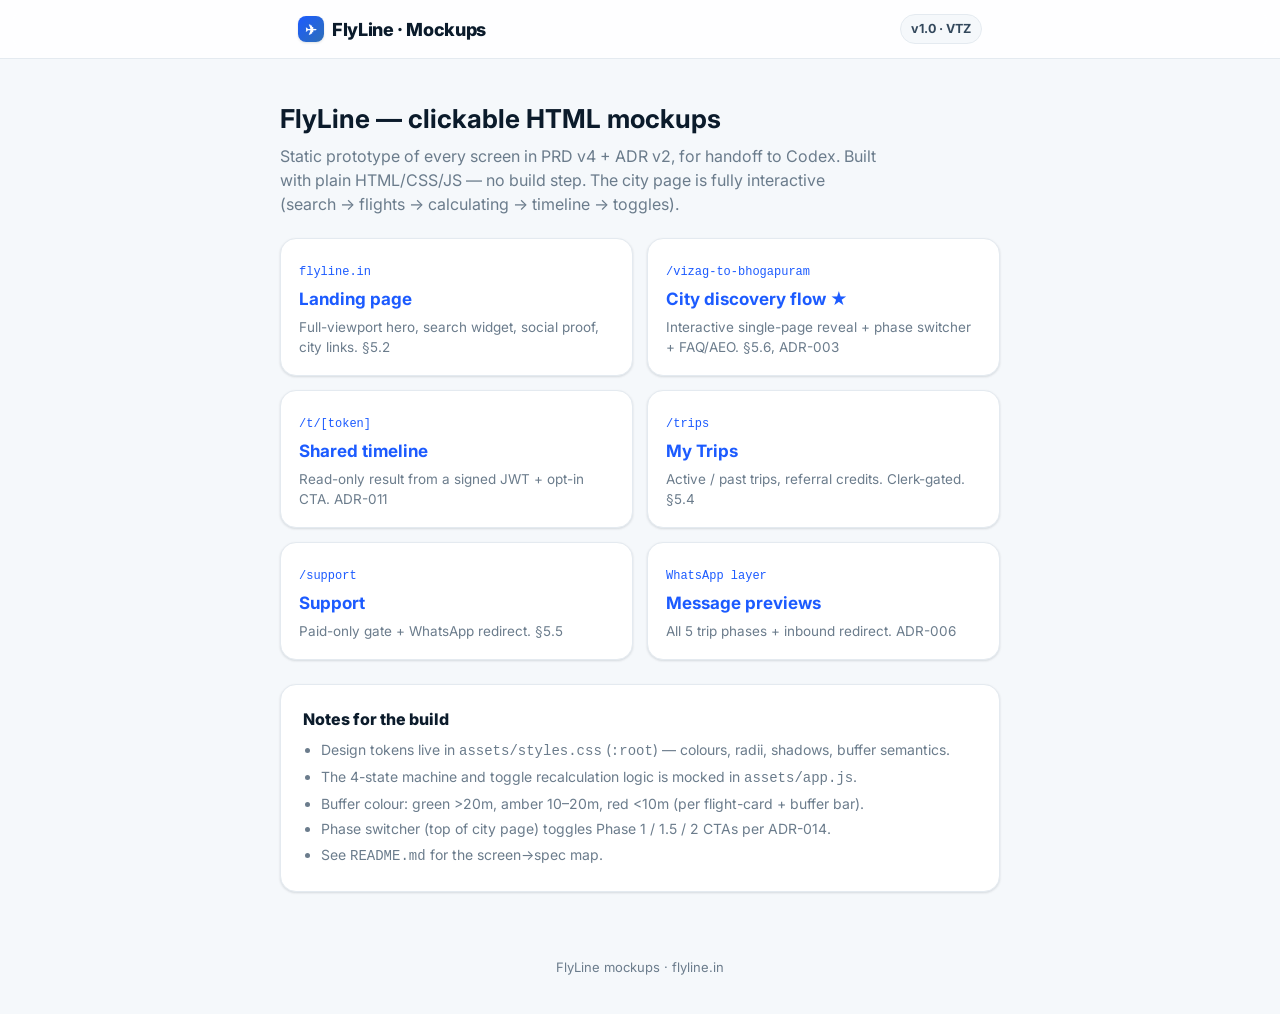
<file: flyline-mockups/index.html>
<!DOCTYPE html>
<html lang="en">
<head>
  <meta charset="utf-8" />
  <meta name="viewport" content="width=device-width, initial-scale=1" />
  <title>FlyLine — HTML mockups index</title>
  <link rel="preconnect" href="https://fonts.googleapis.com" />
  <link href="https://fonts.googleapis.com/css2?family=Inter:wght@400;500;600;700;800&display=swap" rel="stylesheet" />
  <link rel="stylesheet" href="assets/styles.css" />
</head>
<body>
  <header class="topbar">
    <div class="wrap"><div class="brand"><span class="mark">✈</span> FlyLine · Mockups</div>
      <span class="chip chip-grey">v1.0 · VTZ</span>
    </div>
  </header>

  <main class="wrap section">
    <h1 style="font-size:26px;margin:0 0 6px">FlyLine — clickable HTML mockups</h1>
    <p class="muted" style="margin-top:0;max-width:60ch">Static prototype of every screen in PRD v4 + ADR v2, for handoff to Codex. Built with plain HTML/CSS/JS — no build step. The city page is fully interactive (search → flights → calculating → timeline → toggles).</p>

    <div class="hub-grid" style="margin-top:22px">
      <a class="hub-card" href="landing.html">
        <span class="rt">flyline.in</span>
        <h3>Landing page</h3>
        <p>Full-viewport hero, search widget, social proof, city links. §5.2</p>
      </a>
      <a class="hub-card" href="city.html">
        <span class="rt">/vizag-to-bhogapuram</span>
        <h3>City discovery flow ★</h3>
        <p>Interactive single-page reveal + phase switcher + FAQ/AEO. §5.6, ADR-003</p>
      </a>
      <a class="hub-card" href="shared-timeline.html">
        <span class="rt">/t/[token]</span>
        <h3>Shared timeline</h3>
        <p>Read-only result from a signed JWT + opt-in CTA. ADR-011</p>
      </a>
      <a class="hub-card" href="trips.html">
        <span class="rt">/trips</span>
        <h3>My Trips</h3>
        <p>Active / past trips, referral credits. Clerk-gated. §5.4</p>
      </a>
      <a class="hub-card" href="support.html">
        <span class="rt">/support</span>
        <h3>Support</h3>
        <p>Paid-only gate + WhatsApp redirect. §5.5</p>
      </a>
      <a class="hub-card" href="whatsapp.html">
        <span class="rt">WhatsApp layer</span>
        <h3>Message previews</h3>
        <p>All 5 trip phases + inbound redirect. ADR-006</p>
      </a>
    </div>

    <div class="card card-pad" style="margin-top:24px">
      <div style="font-weight:800;margin-bottom:6px">Notes for the build</div>
      <ul class="muted" style="font-size:14px;margin:0;padding-left:18px;line-height:1.8">
        <li>Design tokens live in <code>assets/styles.css</code> (<code>:root</code>) — colours, radii, shadows, buffer semantics.</li>
        <li>The 4-state machine and toggle recalculation logic is mocked in <code>assets/app.js</code>.</li>
        <li>Buffer colour: green &gt;20m, amber 10–20m, red &lt;10m (per flight-card + buffer bar).</li>
        <li>Phase switcher (top of city page) toggles Phase 1 / 1.5 / 2 CTAs per ADR-014.</li>
        <li>See <code>README.md</code> for the screen→spec map.</li>
      </ul>
    </div>
  </main>

  <footer class="site">FlyLine mockups · flyline.in</footer>
</body>
</html>
</file>
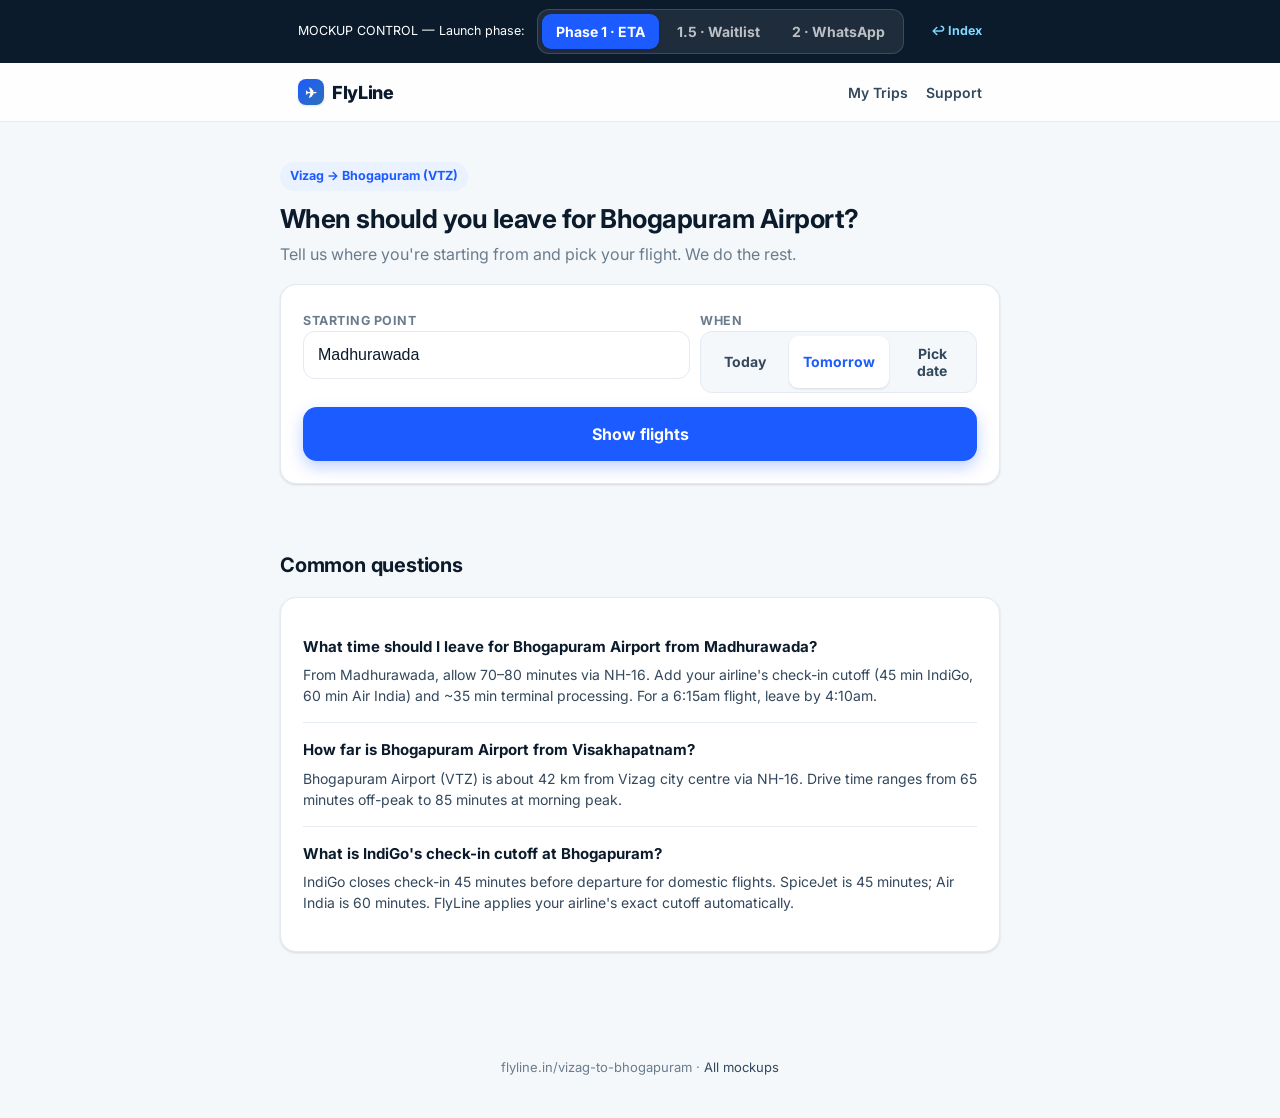
<file: flyline-mockups/city.html>
<!DOCTYPE html>
<html lang="en">
<head>
  <meta charset="utf-8" />
  <meta name="viewport" content="width=device-width, initial-scale=1" />
  <title>Vizag to Bhogapuram Airport — when to leave | FlyLine</title>
  <meta name="description" content="Enter your area in Vizag and your flight. FlyLine calculates the exact time to leave for Bhogapuram Airport using live NH-16 traffic, airline cutoffs and terminal time." />
  <link rel="preconnect" href="https://fonts.googleapis.com" />
  <link href="https://fonts.googleapis.com/css2?family=Inter:wght@400;500;600;700;800&display=swap" rel="stylesheet" />
  <link rel="stylesheet" href="assets/styles.css" />
</head>
<body>

  <!-- ===== Mock-only control: switch launch phase (ADR-014 / §5.8) ===== -->
  <div class="phase-bar">
    <div class="wrap">
      <span>MOCKUP CONTROL — Launch phase:</span>
      <div class="seg">
        <button class="js-phase active" data-phase="1">Phase 1 · ETA</button>
        <button class="js-phase" data-phase="1.5">1.5 · Waitlist</button>
        <button class="js-phase" data-phase="2">2 · WhatsApp</button>
      </div>
      <a href="index.html" style="margin-left:auto;color:#7fd7ff;font-weight:700">↩ Index</a>
    </div>
  </div>

  <!-- ===== Top bar ===== -->
  <header class="topbar">
    <div class="wrap">
      <div class="brand"><span class="mark">✈</span> FlyLine</div>
      <nav class="topnav">
        <a href="trips.html">My Trips</a>
        <a href="support.html">Support</a>
      </nav>
    </div>
  </header>

  <main class="wrap section">

    <!-- AEO block above the fold (citable Q&A, §5.3) -->
    <div style="margin-bottom:8px">
      <span class="chip chip-blue">Vizag → Bhogapuram (VTZ)</span>
    </div>
    <h1 style="font-size:26px;letter-spacing:-.02em;margin:6px 0 4px">When should you leave for Bhogapuram Airport?</h1>
    <p class="muted" style="margin-top:0">Tell us where you're starting from and pick your flight. We do the rest.</p>

    <!-- ===== Step 1 — Search card ===== -->
    <div class="card card-pad" style="margin-top:18px">
      <div class="search-row two">
        <label class="field">
          <span class="lab">Starting point</span>
          <!-- Google Places Autocomplete (ADR-002) -->
          <input class="input" id="origin" placeholder="e.g. Madhurawada, Blue Diamond Hotel…" value="Madhurawada" autocomplete="off" />
        </label>
        <div class="field">
          <span class="lab">When</span>
          <div class="seg" style="width:100%;display:flex">
            <button class="js-date" data-date="today" style="flex:1">Today</button>
            <button class="js-date active" data-date="tomorrow" style="flex:1">Tomorrow</button>
            <button class="js-date" data-date="pick" style="flex:1">Pick date</button>
          </div>
        </div>
      </div>
      <button class="btn btn-primary btn-block btn-lg" id="showFlights" style="margin-top:14px">Show flights</button>
    </div>

    <!-- ===== Step 2 — Flights list (revealed) ===== -->
    <section id="flightsStep" class="hidden" style="margin-top:22px">
      <div class="muted" style="font-weight:700;text-transform:uppercase;letter-spacing:.05em;font-size:12px;margin-bottom:10px">
        Departures from VTZ · Tomorrow
      </div>
      <div class="stack" id="flightsList"></div>
    </section>

    <!-- ===== Step 3 — Calculating (revealed) ===== -->
    <section id="calcStep" class="hidden" style="margin-top:22px">
      <div class="card card-pad">
        <div style="font-weight:800;font-size:16px;margin-bottom:6px">Working out your pickup time…</div>
        <div id="calcSteps"></div>
      </div>
    </section>

    <!-- ===== Step 4 — Timeline result (revealed) ===== -->
    <section id="resultStep" class="hidden" style="margin-top:22px">

      <!-- Reusable timeline result block (also used on /t/[token]) -->
      <div class="result-block" data-flight='{"code":"6E 512","airline":"IndiGo","cls":"al-indigo","to":"Hyderabad","dep":"06:15","cutoff":45,"status":"On time"}'>

        <div class="leaveby">
          <div class="lbl">Leave home by</div>
          <div class="time r-leave">4:10am</div>
          <div class="from">From Madhurawada · NH-16 to Bhogapuram</div>
        </div>

        <!-- Totals at a glance -->
        <div class="stat-strip">
          <div class="stat"><div class="sv r-toair">1h 22m</div><div class="sl">Door → airport</div></div>
          <div class="stat"><div class="sv r-bufferStat">18m</div><div class="sl">Buffer at check-in</div></div>
          <div class="stat"><div class="sv r-total">2h 5m</div><div class="sl">Home → departure</div></div>
        </div>

        <div class="card card-pad" style="margin-top:14px">
          <div class="tl">
            <div class="tl-row">
              <div class="tl-node"></div>
              <div class="tl-body"><div class="tl-title">Leave home</div><div class="tl-sub">Cab arrives, you step out</div></div>
              <div class="tl-meta r-tlLeave">4:10am</div>
            </div>
            <div class="tl-row">
              <div class="tl-node"></div>
              <div class="tl-body"><div class="tl-title">Drive on NH-16</div><div class="tl-sub r-tlDriveSub">NH-16, 74 min · cab (+8m wait)</div></div>
              <div class="tl-meta r-tlDrive">1h 14m</div>
            </div>
            <div class="tl-row">
              <div class="tl-node"></div>
              <div class="tl-body"><div class="tl-title">Arrive airport</div><div class="tl-sub">Drop-off at Terminal 1</div></div>
              <div class="tl-meta r-tlArrive">5:32am</div>
            </div>
            <div class="tl-row">
              <div class="tl-node"></div>
              <div class="tl-body"><div class="tl-title">Check-in closes</div><div class="tl-sub r-tlAirline">IndiGo closes check-in · 45m before</div></div>
              <div class="tl-meta r-tlCutoff">5:30am</div>
            </div>
            <div class="tl-row">
              <div class="tl-node"></div>
              <div class="tl-body"><div class="tl-title">Security + gate walk</div><div class="tl-sub r-tlTermSub">30 min · online check-in done</div></div>
              <div class="tl-meta r-tlTerm">30m</div>
            </div>
            <div class="tl-row">
              <div class="tl-node is-dep"></div>
              <div class="tl-body"><div class="tl-title">Flight departs</div><div class="tl-sub r-tlDepartSub">IndiGo 6E 512 → Hyderabad · On time</div></div>
              <div class="tl-meta r-tlDepart">6:15am</div>
            </div>
          </div>

          <div class="buffer-bar r-bufferBar" style="margin-top:6px">
            <span>🟢</span>
            <div class="track"><div class="fill r-bufferFill" style="width:60%"></div></div>
            <strong class="r-bufferLabel" style="white-space:nowrap;font-size:13.5px">18 min buffer — comfortable</strong>
          </div>
        </div>

        <!-- Adjust your journey (collapsed, ADR-012 / §5.6) -->
        <div class="card" style="margin-top:14px">
          <div class="adjust-head">
            <div>
              <div style="font-weight:800">Adjust your journey</div>
              <div class="muted" style="font-size:13px">Own car? Online check-in? Cabin only?</div>
            </div>
            <span class="adjust-caret">⌄</span>
          </div>

          <div class="adjust-body hidden" style="margin-top:8px">
            <div class="toggle-row">
              <div class="meta"><div class="t-name">Own car</div><div class="t-desc">Skip the cab wait; choose parking or drop-off</div></div>
              <label class="switch"><input type="checkbox" class="js-toggle" data-key="ownCar"><span class="slot"></span><span class="knob"></span></label>
            </div>
            <div class="parking-choice hidden" style="padding-bottom:10px">
              <div class="seg subchoice">
                <button class="js-park active" data-park="DROPOFF">Drop-off (+0m)</button>
                <button class="js-park" data-park="PARKING">Parking (+15m)</button>
              </div>
            </div>
            <div class="toggle-row">
              <div class="meta"><div class="t-name">Online check-in done</div><div class="t-desc">Skip the counter queue (~15 min)</div></div>
              <label class="switch"><input type="checkbox" class="js-toggle" data-key="onlineCheckin" checked><span class="slot"></span><span class="knob"></span></label>
            </div>
            <div class="toggle-row">
              <div class="meta"><div class="t-name">Cabin baggage only</div><div class="t-desc">With online check-in, skip the counter entirely</div></div>
              <label class="switch"><input type="checkbox" class="js-toggle" data-key="cabinOnly"><span class="slot"></span><span class="knob"></span></label>
            </div>
            <div class="toggle-row">
              <div class="meta"><div class="t-name">Window-shopping buffer</div><div class="t-desc">15 min of relaxed airport time</div></div>
              <label class="switch"><input type="checkbox" class="js-toggle" data-key="browse" checked><span class="slot"></span><span class="knob"></span></label>
            </div>
          </div>
        </div>

        <!-- Share — present in ALL phases -->
        <button class="btn btn-ghost btn-block btn-lg r-share" style="margin-top:14px">🔗 Share this timeline</button>
      </div>

      <!-- Phase 1.5 — Email waitlist (shown only in phase 1.5) -->
      <div id="phase15" class="card card-pad hidden" style="margin-top:14px">
        <div style="font-weight:800">Want a WhatsApp reminder before your flight?</div>
        <p class="muted" style="margin:6px 0 12px">We're building it. Get an email when reminders go live.</p>
        <div style="display:flex;gap:10px;flex-wrap:wrap">
          <input class="input" placeholder="you@email.com" style="flex:1;min-width:180px" />
          <button class="btn btn-primary">Notify me</button>
        </div>
      </div>

      <!-- Phase 2 — WhatsApp opt-in (shown only in phase 2) -->
      <div id="phase2" class="card card-pad hidden" style="margin-top:14px;border-color:#BFE9CE">
        <div style="font-weight:800">Send this to your WhatsApp — free</div>
        <p class="muted" style="margin:6px 0 12px">We'll remind you at the right time, the evening before. One tap to confirm.</p>
        <div style="display:flex;gap:10px;flex-wrap:wrap">
          <input class="input" placeholder="+91 mobile number" style="flex:1;min-width:180px" value="+91 " />
          <button class="btn btn-wa">Send to WhatsApp</button>
        </div>
        <p class="muted" style="font-size:12px;margin:10px 0 0">You'll get a confirmation message — reply <b>YES</b> to start. (Meta double opt-in)</p>
      </div>

    </section>

    <!-- ===== AEO / FAQ block (static, citable — §5.3) ===== -->
    <section class="section" id="faq" style="margin-top:10px">
      <h2 style="font-size:20px;letter-spacing:-.01em">Common questions</h2>
      <div class="card card-pad" style="margin-top:10px">
        <div class="qa">
          <div class="q">What time should I leave for Bhogapuram Airport from Madhurawada?</div>
          <div class="a">From Madhurawada, allow 70–80 minutes via NH-16. Add your airline's check-in cutoff (45 min IndiGo, 60 min Air India) and ~35 min terminal processing. For a 6:15am flight, leave by 4:10am.</div>
        </div>
        <div class="qa">
          <div class="q">How far is Bhogapuram Airport from Visakhapatnam?</div>
          <div class="a">Bhogapuram Airport (VTZ) is about 42 km from Vizag city centre via NH-16. Drive time ranges from 65 minutes off-peak to 85 minutes at morning peak.</div>
        </div>
        <div class="qa">
          <div class="q">What is IndiGo's check-in cutoff at Bhogapuram?</div>
          <div class="a">IndiGo closes check-in 45 minutes before departure for domestic flights. SpiceJet is 45 minutes; Air India is 60 minutes. FlyLine applies your airline's exact cutoff automatically.</div>
        </div>
      </div>
    </section>
  </main>

  <footer class="site">
    flyline.in/vizag-to-bhogapuram · <a href="index.html">All mockups</a>
  </footer>

  <script src="assets/app.js"></script>
</body>
</html>
</file>
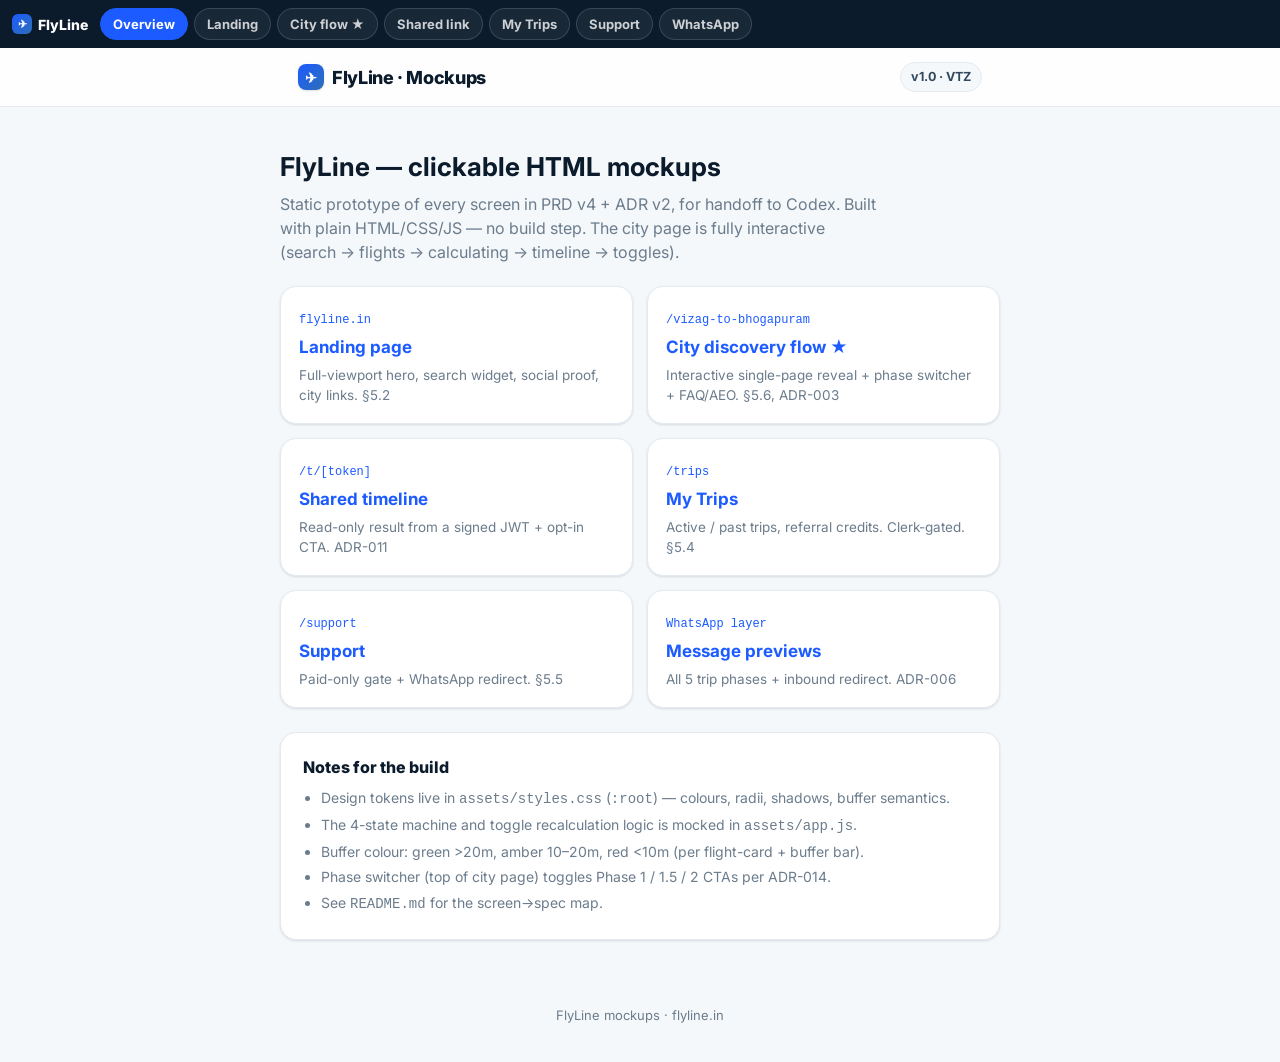
<file: flyline-mockups/flyline-prototype.html>
<!DOCTYPE html>
<html lang="en">
<head>
<meta charset="utf-8" />
<meta name="viewport" content="width=device-width, initial-scale=1" />
<title>FlyLine — full prototype</title>
<meta name="description" content="FlyLine v1.0 — consolidated clickable prototype (Vizag to Bhogapuram / VTZ)." />
<link rel="preconnect" href="https://fonts.googleapis.com" />
<link href="https://fonts.googleapis.com/css2?family=Inter:wght@400;500;600;700;800&display=swap" rel="stylesheet" />
<style>
/* =========================================================================
   FlyLine — Design System / Shared Styles
   Mockups for build handoff. Mobile-first. Vanilla CSS, no framework.
   Brand voice: calm, knowledgeable personal assistant.
   ========================================================================= */

:root {
  /* Brand */
  --ink:        #0B1B2B;   /* near-black navy, primary text */
  --ink-2:      #33485C;   /* secondary text */
  --muted:      #6B7C8C;   /* tertiary / hints */
  --line:       #E4EAF0;   /* hairlines / borders */
  --surface:    #F5F8FB;   /* page background */
  --card:       #FFFFFF;

  --primary:    #1C5BFF;   /* FlyLine blue (actions) */
  --primary-700:#1648CC;
  --primary-50: #EAF1FF;

  --sky-1:      #1B3A6B;   /* deep airport sky */
  --sky-2:      #2E6FB7;

  /* Status / buffer semantics */
  --green:      #0FA968;   /* comfortable buffer / leave-by */
  --green-50:   #E6F7EF;
  --amber:      #E08A00;   /* tight buffer */
  --amber-50:   #FDF3E2;
  --red:        #E0413B;   /* risky buffer / delay */
  --red-50:     #FCEBEA;

  /* Airline brand chips */
  --indigo:     #0033A0;
  --airindia:   #C8102E;
  --spicejet:   #E8540D;
  --akasa:      #4B2E83;

  --radius:     16px;
  --radius-sm:  10px;
  --radius-lg:  24px;
  --shadow-sm:  0 1px 2px rgba(11,27,43,.06), 0 1px 3px rgba(11,27,43,.08);
  --shadow:     0 6px 24px rgba(11,27,43,.10);
  --shadow-lg:  0 18px 50px rgba(11,27,43,.18);

  --maxw:       720px;
  --font:       "Inter", -apple-system, BlinkMacSystemFont, "Segoe UI", Roboto, Helvetica, Arial, sans-serif;
}

* { box-sizing: border-box; }
html, body { margin: 0; padding: 0; }
body {
  font-family: var(--font);
  color: var(--ink);
  background: var(--surface);
  -webkit-font-smoothing: antialiased;
  text-rendering: optimizeLegibility;
  line-height: 1.5;
}
img { max-width: 100%; display: block; }
a { color: var(--primary); text-decoration: none; }
button { font-family: inherit; cursor: pointer; }

/* ---------- Layout ---------- */
.wrap { width: 100%; max-width: var(--maxw); margin: 0 auto; padding: 0 18px; }
.section { padding: 28px 0; }
.stack > * + * { margin-top: 14px; }
.muted { color: var(--muted); }
.center { text-align: center; }

/* ---------- Top bar ---------- */
.topbar {
  position: sticky; top: 0; z-index: 40;
  background: rgba(255,255,255,.86);
  backdrop-filter: saturate(140%) blur(10px);
  border-bottom: 1px solid var(--line);
}
.topbar .wrap { display: flex; align-items: center; justify-content: space-between; height: 58px; }
.brand { display: flex; align-items: center; gap: 8px; font-weight: 800; letter-spacing: -.02em; font-size: 18px; color: var(--ink); }
.brand .mark {
  width: 26px; height: 26px; border-radius: 8px;
  background: linear-gradient(135deg, var(--primary), var(--sky-2));
  display: grid; place-items: center; color: #fff; font-size: 14px;
  box-shadow: var(--shadow-sm);
}
.topnav { display: flex; align-items: center; gap: 18px; }
.topnav a { color: var(--ink-2); font-weight: 600; font-size: 14px; }
.topnav a:hover { color: var(--primary); }

/* ---------- Buttons ---------- */
.btn {
  display: inline-flex; align-items: center; justify-content: center; gap: 8px;
  border: 1px solid transparent; border-radius: 12px;
  font-weight: 700; font-size: 15px; padding: 13px 18px;
  transition: transform .06s ease, box-shadow .2s ease, background .2s ease;
}
.btn:active { transform: translateY(1px); }
.btn-primary { background: var(--primary); color: #fff; box-shadow: 0 6px 16px rgba(28,91,255,.28); }
.btn-primary:hover { background: var(--primary-700); }
.btn-primary:disabled { background: #C5D2E6; box-shadow: none; cursor: not-allowed; color: #fff; }
.btn-ghost { background: #fff; color: var(--ink); border-color: var(--line); }
.btn-ghost:hover { border-color: #C9D6E5; }
.btn-green { background: var(--green); color: #fff; box-shadow: 0 6px 16px rgba(15,169,104,.28); }
.btn-wa { background: #25D366; color: #06301c; box-shadow: 0 6px 16px rgba(37,211,102,.30); }
.btn-block { width: 100%; }
.btn-lg { padding: 16px 22px; font-size: 16px; border-radius: 14px; }

/* ---------- Cards ---------- */
.card {
  background: var(--card); border: 1px solid var(--line);
  border-radius: var(--radius); box-shadow: var(--shadow-sm); padding: 18px;
}
.card-pad { padding: 22px; }

/* ---------- Form controls ---------- */
.field { display: block; }
.field .lab { font-size: 12.5px; font-weight: 700; color: var(--muted); text-transform: uppercase; letter-spacing: .04em; margin-bottom: 6px; }
.input, .control {
  width: 100%; border: 1px solid var(--line); background: #fff;
  border-radius: 12px; padding: 14px 14px; font-size: 16px; color: var(--ink);
}
.input:focus, .control:focus { outline: none; border-color: var(--primary); box-shadow: 0 0 0 3px var(--primary-50); }
.input::placeholder { color: #9DAFBE; }

.seg { display: inline-flex; background: var(--surface); border: 1px solid var(--line); border-radius: 12px; padding: 4px; gap: 4px; }
.seg button {
  border: 0; background: transparent; color: var(--ink-2); font-weight: 700; font-size: 14px;
  padding: 9px 14px; border-radius: 9px;
}
.seg button.active { background: #fff; color: var(--primary); box-shadow: var(--shadow-sm); }

/* ---------- Chips / badges ---------- */
.chip { display: inline-flex; align-items: center; gap: 6px; font-weight: 700; font-size: 12.5px; padding: 5px 10px; border-radius: 999px; }
.chip-green { background: var(--green-50); color: var(--green); }
.chip-amber { background: var(--amber-50); color: var(--amber); }
.chip-red   { background: var(--red-50);  color: var(--red); }
.chip-blue  { background: var(--primary-50); color: var(--primary); }
.chip-grey  { background: var(--surface); color: var(--ink-2); border: 1px solid var(--line); }

.airline-badge {
  width: 42px; height: 42px; border-radius: 11px; flex: 0 0 auto;
  display: grid; place-items: center; color: #fff; font-weight: 800; font-size: 13px; letter-spacing: .02em;
}
.al-indigo   { background: var(--indigo); }
.al-airindia { background: var(--airindia); }
.al-spicejet { background: var(--spicejet); }
.al-akasa    { background: var(--akasa); }

/* ---------- Hero (landing) ---------- */
.hero {
  position: relative; min-height: 88vh; display: flex; flex-direction: column;
  color: #fff; overflow: hidden;
}
.hero-bg {
  position: absolute; inset: 0; z-index: 0;
  background:
    linear-gradient(180deg, rgba(7,18,32,.30) 0%, rgba(7,18,32,.20) 35%, rgba(7,18,32,.86) 100%),
    radial-gradient(120% 80% at 70% 10%, #3a76c4 0%, #1b3a6b 55%, #0d2240 100%);
  background-size: cover; background-position: center;
}
.hero .wrap { position: relative; z-index: 1; flex: 1; display: flex; flex-direction: column; }
.hero-top { display: flex; align-items: center; justify-content: space-between; padding: 18px 0; }
.hero-top .brand, .hero-top .brand .mark { color: #fff; }
.hero-center { flex: 1; display: flex; flex-direction: column; justify-content: center; padding: 24px 0 36px; }
.hero h1 {
  font-size: 34px; line-height: 1.12; font-weight: 800; letter-spacing: -.02em;
  margin: 0 0 22px; max-width: 16ch;
}
.hero .subtext { color: rgba(255,255,255,.82); font-size: 14px; margin-top: 14px; }
.hero .social { color: rgba(255,255,255,.92); font-size: 13.5px; margin-top: 10px; display:flex; align-items:center; gap:8px; }
.dot-live { width: 8px; height: 8px; border-radius: 50%; background: #2ee6a0; box-shadow: 0 0 0 3px rgba(46,230,160,.25); display:inline-block; }

.search-card {
  background: rgba(255,255,255,.97); color: var(--ink); border-radius: 18px;
  padding: 14px; box-shadow: var(--shadow-lg); border: 1px solid rgba(255,255,255,.6);
}
.search-row { display: grid; grid-template-columns: 1fr; gap: 10px; }

.hero-footer { position: relative; z-index: 1; color: rgba(255,255,255,.75); font-size: 13px; padding: 14px 0 22px; }
.hero-footer a { color: rgba(255,255,255,.9); }

/* ---------- Discovery flow ---------- */
.step { animation: rise .42s cubic-bezier(.2,.7,.2,1) both; }
@keyframes rise { from { opacity: 0; transform: translateY(14px); } to { opacity: 1; transform: none; } }
.hidden { display: none !important; }

.flight-card {
  display: flex; align-items: center; gap: 14px; padding: 14px; border: 1px solid var(--line);
  border-radius: 14px; background: #fff; cursor: pointer; transition: border-color .15s, box-shadow .15s, transform .06s;
}
.flight-card:hover { border-color: #C9D6E5; box-shadow: var(--shadow-sm); }
.flight-card.selected { border-color: var(--primary); box-shadow: 0 0 0 3px var(--primary-50); }
.flight-main { flex: 1; min-width: 0; }
.flight-no { font-weight: 800; font-size: 15px; }
.flight-route { color: var(--muted); font-size: 13px; }
.flight-time { text-align: right; }
.flight-time .t { font-weight: 800; font-size: 17px; }

/* Calculating animation */
.calc-step { display: flex; align-items: center; gap: 12px; padding: 9px 0; color: var(--muted); font-size: 14.5px; }
.calc-step .tick {
  width: 22px; height: 22px; border-radius: 50%; border: 2px solid var(--line); flex: 0 0 auto;
  display: grid; place-items: center; font-size: 12px; color: transparent; transition: all .3s;
}
.calc-step.active { color: var(--ink-2); }
.calc-step.done { color: var(--ink); }
.calc-step.done .tick { background: var(--green); border-color: var(--green); color: #fff; }
.spinner { width: 16px; height: 16px; border: 2px solid var(--primary-50); border-top-color: var(--primary); border-radius: 50%; animation: spin .7s linear infinite; }
@keyframes spin { to { transform: rotate(360deg); } }

/* Timeline result */
.leaveby {
  background: linear-gradient(135deg, var(--green) 0%, #0c8f58 100%);
  color: #fff; border-radius: var(--radius); padding: 22px; box-shadow: 0 10px 30px rgba(15,169,104,.30);
  text-align: center;
}
.leaveby .lbl { font-size: 13px; text-transform: uppercase; letter-spacing: .08em; opacity: .9; font-weight: 700; }
.leaveby .time { font-size: 46px; font-weight: 800; letter-spacing: -.02em; line-height: 1.05; margin: 4px 0 2px; }
.leaveby .from { font-size: 13.5px; opacity: .92; }

/* Totals strip (door->airport, buffer, home->departure) */
.stat-strip { display: flex; gap: 10px; margin-top: 12px; }
.stat { flex: 1; background: #fff; border: 1px solid var(--line); border-radius: 12px; padding: 12px 8px; text-align: center; box-shadow: var(--shadow-sm); }
.stat .sv { font-weight: 800; font-size: 18px; color: var(--ink); letter-spacing: -.01em; }
.stat .sl { font-size: 11px; color: var(--muted); margin-top: 3px; line-height: 1.25; }

.adjust-caret { transition: transform .2s; display: inline-block; font-size: 18px; }
.adjust-caret.open { transform: rotate(180deg); }

.tl { position: relative; margin: 8px 0; padding-left: 6px; }
.tl-row { display: flex; gap: 14px; padding: 14px 0; border-bottom: 1px dashed var(--line); }
.tl-row:last-child { border-bottom: 0; }
.tl-node { position: relative; flex: 0 0 22px; display: flex; justify-content: center; }
.tl-node::before { content: ""; position: absolute; top: 4px; width: 12px; height: 12px; border-radius: 50%; background: #fff; border: 3px solid var(--primary); }
.tl-node.is-dep::before { border-color: var(--green); }
.tl-node::after { content: ""; position: absolute; top: 16px; bottom: -18px; width: 2px; background: var(--line); }
.tl-row:last-child .tl-node::after { display: none; }
.tl-body { flex: 1; }
.tl-title { font-weight: 700; font-size: 15px; }
.tl-sub { color: var(--muted); font-size: 13px; margin-top: 2px; }
.tl-meta { font-weight: 800; font-size: 15px; white-space: nowrap; }

.buffer-bar { background: var(--green-50); border: 1px solid #BFE9D4; border-radius: 12px; padding: 12px 14px; display: flex; align-items: center; gap: 10px; }
.buffer-bar.amber { background: var(--amber-50); border-color: #F3D8A6; }
.buffer-bar .track { flex: 1; height: 8px; background: #fff; border-radius: 999px; overflow: hidden; }
.buffer-bar .fill { height: 100%; background: var(--green); border-radius: 999px; }
.buffer-bar.amber .fill { background: var(--amber); }

/* Adjust toggles */
.adjust-head { display: flex; align-items: center; justify-content: space-between; cursor: pointer; user-select: none; }
.toggle-row { display: flex; align-items: center; justify-content: space-between; gap: 12px; padding: 13px 0; border-top: 1px solid var(--line); }
.toggle-row:first-child { border-top: 0; }
.toggle-row .meta { min-width: 0; }
.toggle-row .t-name { font-weight: 700; font-size: 15px; }
.toggle-row .t-desc { color: var(--muted); font-size: 12.5px; }
.switch { position: relative; width: 48px; height: 28px; flex: 0 0 auto; }
.switch input { display: none; }
.switch .slot { position: absolute; inset: 0; background: #CBD7E3; border-radius: 999px; transition: background .2s; }
.switch .knob { position: absolute; top: 3px; left: 3px; width: 22px; height: 22px; background: #fff; border-radius: 50%; box-shadow: var(--shadow-sm); transition: transform .2s; }
.switch input:checked + .slot { background: var(--green); }
.switch input:checked + .slot + .knob { transform: translateX(20px); }
.subchoice { display: flex; gap: 8px; margin-top: 8px; }

/* Phase banner (mock control) */
.phase-bar { background: var(--ink); color: #fff; font-size: 12.5px; }
.phase-bar .wrap { display: flex; align-items: center; gap: 12px; padding: 9px 18px; flex-wrap: wrap; }
.phase-bar b { color: #7fd7ff; }
.phase-bar .seg { background: rgba(255,255,255,.08); border-color: rgba(255,255,255,.15); }
.phase-bar .seg button { color: rgba(255,255,255,.7); }
.phase-bar .seg button.active { background: var(--primary); color: #fff; }

/* AEO / FAQ */
.qa { border-top: 1px solid var(--line); padding: 16px 0; }
.qa:first-child { border-top: 0; }
.qa .q { font-weight: 700; font-size: 15px; margin-bottom: 6px; }
.qa .a { color: var(--ink-2); font-size: 14px; }

/* ---------- My Trips ---------- */
.trip-active {
  background: linear-gradient(135deg, var(--sky-1), var(--sky-2)); color: #fff;
  border-radius: var(--radius); padding: 20px; box-shadow: var(--shadow);
}
.trip-active .row { display: flex; justify-content: space-between; align-items: center; }
.list-item { display: flex; align-items: center; gap: 14px; padding: 14px 0; border-bottom: 1px solid var(--line); }
.list-item:last-child { border-bottom: 0; }

/* ---------- WhatsApp preview ---------- */
.phone {
  width: 340px; max-width: 100%; margin: 0 auto; background: #0b141a; border-radius: 30px; padding: 10px;
  box-shadow: var(--shadow-lg); border: 1px solid #06202c;
}
.phone-screen { background: #0b141a; border-radius: 22px; overflow: hidden; }
.wa-head { background: #1f2c34; color: #e9edef; display: flex; align-items: center; gap: 10px; padding: 12px 14px; }
.wa-head .av { width: 36px; height: 36px; border-radius: 50%; background: linear-gradient(135deg, var(--primary), var(--sky-2)); display:grid; place-items:center; color:#fff; font-weight:800; }
.wa-head .nm { font-weight: 700; font-size: 15px; }
.wa-head .st { font-size: 11.5px; color: #8696a0; }
.wa-body {
  background: #0b141a url("data:image/svg+xml;utf8,<svg xmlns='http://www.w3.org/2000/svg' width='40' height='40'><circle cx='4' cy='4' r='1' fill='%23ffffff08'/></svg>");
  padding: 16px 12px; min-height: 200px; display: flex; flex-direction: column; gap: 8px;
}
.bubble {
  max-width: 86%; background: #202c33; color: #e9edef; border-radius: 10px; padding: 9px 11px; font-size: 13.5px; line-height: 1.5;
  box-shadow: 0 1px 1px rgba(0,0,0,.2); position: relative;
}
.bubble.in { align-self: flex-start; border-top-left-radius: 2px; }
.bubble.out { align-self: flex-end; background: #144d37; border-top-right-radius: 2px; }
.bubble .time { font-size: 10.5px; color: #8696a0; float: right; margin: 6px 0 -2px 10px; }
.bubble .cta { display: block; margin-top: 8px; background: #1c2e3a; border-top: 1px solid #2a3942; color: #53bdeb; text-align: center; padding: 8px; border-radius: 7px; font-weight: 700; }
.bubble b { color: #fff; }
.wa-tag { align-self: center; background: #182229; color: #8696a0; font-size: 11px; padding: 4px 10px; border-radius: 8px; margin: 6px 0; }

/* ---------- Index / hub ---------- */
.hub-grid { display: grid; grid-template-columns: 1fr; gap: 14px; }
.hub-card { display: block; background: #fff; border: 1px solid var(--line); border-radius: var(--radius); padding: 18px; box-shadow: var(--shadow-sm); transition: transform .08s, box-shadow .2s; }
.hub-card:hover { transform: translateY(-2px); box-shadow: var(--shadow); }
.hub-card .rt { font-family: ui-monospace, Menlo, monospace; font-size: 12px; color: var(--primary); }
.hub-card h3 { margin: 6px 0 4px; font-size: 17px; }
.hub-card p { margin: 0; color: var(--muted); font-size: 13.5px; }

/* Notice / gate */
.notice { background: var(--primary-50); border: 1px solid #CFE0FF; border-radius: var(--radius); padding: 18px; }
.gate { text-align: center; padding: 30px 20px; }
.gate .lock { font-size: 34px; }

footer.site { color: var(--muted); font-size: 13px; padding: 26px 0 40px; text-align: center; }
footer.site a { color: var(--ink-2); }

/* ---------- Responsive up ---------- */
@media (min-width: 640px) {
  .hero h1 { font-size: 52px; }
  .search-row.two { grid-template-columns: 1.4fr 1fr; }
  .hub-grid { grid-template-columns: 1fr 1fr; }
  .section { padding: 40px 0; }
}


/* ===== Consolidated demo shell ===== */
.demo-nav{position:sticky;top:0;z-index:100;background:#0B1B2B;color:#fff;display:flex;gap:6px;align-items:center;overflow-x:auto;padding:8px 12px;-webkit-overflow-scrolling:touch;box-shadow:0 1px 0 rgba(255,255,255,.06)}
.demo-nav .dn-brand{font-weight:800;font-size:14px;white-space:nowrap;margin-right:6px;display:flex;align-items:center;gap:6px}
.demo-nav .dn-brand .mark{width:20px;height:20px;border-radius:6px;background:linear-gradient(135deg,var(--primary),var(--sky-2));display:grid;place-items:center;font-size:11px}
.navbtn{flex:0 0 auto;border:1px solid rgba(255,255,255,.14);background:rgba(255,255,255,.06);color:rgba(255,255,255,.78);font-weight:700;font-size:13px;padding:7px 12px;border-radius:999px;cursor:pointer;white-space:nowrap}
.navbtn:hover{color:#fff;border-color:rgba(255,255,255,.3)}
.navbtn.active{background:var(--primary);color:#fff;border-color:var(--primary)}
.screen{display:none}
.screen.active{display:block;animation:rise .3s ease both}

</style>
</head>
<body>
<nav class="demo-nav">
  <span class="dn-brand"><span class="mark">✈</span> FlyLine</span>
  <button class="navbtn active" data-go="home">Overview</button><button class="navbtn" data-go="landing">Landing</button><button class="navbtn" data-go="city">City flow ★</button><button class="navbtn" data-go="shared">Shared link</button><button class="navbtn" data-go="trips">My Trips</button><button class="navbtn" data-go="support">Support</button><button class="navbtn" data-go="whatsapp">WhatsApp</button>
</nav>
<section class="screen active" id="s-home">

  <header class="topbar">
    <div class="wrap"><div class="brand"><span class="mark">✈</span> FlyLine · Mockups</div>
      <span class="chip chip-grey">v1.0 · VTZ</span>
    </div>
  </header>

  <main class="wrap section">
    <h1 style="font-size:26px;margin:0 0 6px">FlyLine — clickable HTML mockups</h1>
    <p class="muted" style="margin-top:0;max-width:60ch">Static prototype of every screen in PRD v4 + ADR v2, for handoff to Codex. Built with plain HTML/CSS/JS — no build step. The city page is fully interactive (search → flights → calculating → timeline → toggles).</p>

    <div class="hub-grid" style="margin-top:22px">
      <a class="hub-card" href="javascript:void(0)" data-go="landing">
        <span class="rt">flyline.in</span>
        <h3>Landing page</h3>
        <p>Full-viewport hero, search widget, social proof, city links. §5.2</p>
      </a>
      <a class="hub-card" href="javascript:void(0)" data-go="city">
        <span class="rt">/vizag-to-bhogapuram</span>
        <h3>City discovery flow ★</h3>
        <p>Interactive single-page reveal + phase switcher + FAQ/AEO. §5.6, ADR-003</p>
      </a>
      <a class="hub-card" href="javascript:void(0)" data-go="shared">
        <span class="rt">/t/[token]</span>
        <h3>Shared timeline</h3>
        <p>Read-only result from a signed JWT + opt-in CTA. ADR-011</p>
      </a>
      <a class="hub-card" href="javascript:void(0)" data-go="trips">
        <span class="rt">/trips</span>
        <h3>My Trips</h3>
        <p>Active / past trips, referral credits. Clerk-gated. §5.4</p>
      </a>
      <a class="hub-card" href="javascript:void(0)" data-go="support">
        <span class="rt">/support</span>
        <h3>Support</h3>
        <p>Paid-only gate + WhatsApp redirect. §5.5</p>
      </a>
      <a class="hub-card" href="javascript:void(0)" data-go="whatsapp">
        <span class="rt">WhatsApp layer</span>
        <h3>Message previews</h3>
        <p>All 5 trip phases + inbound redirect. ADR-006</p>
      </a>
    </div>

    <div class="card card-pad" style="margin-top:24px">
      <div style="font-weight:800;margin-bottom:6px">Notes for the build</div>
      <ul class="muted" style="font-size:14px;margin:0;padding-left:18px;line-height:1.8">
        <li>Design tokens live in <code>assets/styles.css</code> (<code>:root</code>) — colours, radii, shadows, buffer semantics.</li>
        <li>The 4-state machine and toggle recalculation logic is mocked in <code>assets/app.js</code>.</li>
        <li>Buffer colour: green &gt;20m, amber 10–20m, red &lt;10m (per flight-card + buffer bar).</li>
        <li>Phase switcher (top of city page) toggles Phase 1 / 1.5 / 2 CTAs per ADR-014.</li>
        <li>See <code>README.md</code> for the screen→spec map.</li>
      </ul>
    </div>
  </main>

  <footer class="site">FlyLine mockups · flyline.in</footer>

</section><section class="screen" id="s-landing">

  <!-- ============ Landing route: flyline.in (§5.2) ============ -->
  <section class="hero">
    <!-- CMS-controlled airport background (ADR-013 / R2 + site_config) -->
    <div class="hero-bg" role="img" aria-label="Bhogapuram Airport at dawn"></div>

    <div class="wrap">
      <div class="hero-top">
        <div class="brand"><span class="mark">✈</span> FlyLine</div>
        <!-- Returning-user state surfaces here (§5.2 Landing States) -->
        <a href="javascript:void(0)" data-go="trips" style="color:#fff;font-weight:600;font-size:14px;opacity:.92">My Trips</a>
      </div>

      <div class="hero-center">
        <h1>When should you leave for the airport?</h1>

        <!-- Search widget: Airport (pre-selected VTZ) + Date + single CTA -->
        <div class="search-card">
          <div class="search-row two">
            <label class="field">
              <span class="lab">Starting point</span>
              <input class="input" id="originLanding" placeholder="Area, hotel or address in Vizag" />
            </label>
            <label class="field">
              <span class="lab">Airport</span>
              <input class="input" value="Bhogapuram (VTZ)" readonly />
            </label>
          </div>
          <div style="display:flex;gap:10px;margin-top:10px;align-items:center;flex-wrap:wrap">
            <div class="seg">
              <button class="active">Today</button>
              <button>Tomorrow</button>
              <button>Pick date</button>
            </div>
            <a class="btn btn-primary btn-lg" href="javascript:void(0)" data-go="city" style="margin-left:auto">Show my flights →</a>
          </div>
        </div>

        <p class="subtext">No sign-up. No app. Just your exact pickup time.</p>
        <p class="social"><span class="dot-live"></span> 3,247 travellers got their pickup time right this month.</p>
      </div>
    </div>

    <div class="hero-footer">
      <div class="wrap" style="display:flex;gap:16px;align-items:center">
        <span style="font-weight:700">flyline.in</span>
        <a href="#">Privacy</a><a href="#">Contact</a>
        <a href="javascript:void(0)" data-go="home" style="margin-left:auto">↩ Mockup index</a>
      </div>
    </div>
  </section>

  <!-- City CTA links below the fold (kept minimal per spec) -->
  <section class="section">
    <div class="wrap">
      <div class="muted" style="font-weight:700;text-transform:uppercase;letter-spacing:.05em;font-size:12px;margin-bottom:12px">Cities</div>
      <div class="hub-grid">
        <a class="hub-card" href="javascript:void(0)" data-go="city">
          <span class="rt">flyline.in/vizag-to-bhogapuram</span>
          <h3>Vizag → Bhogapuram (VTZ)</h3>
          <p>Live now · NH-16 timing for every flight</p>
        </a>
        <a class="hub-card" href="#" style="opacity:.6">
          <span class="rt">flyline.in/hyderabad-to-rgia</span>
          <h3>Hyderabad → RGIA</h3>
          <p>Coming in Phase 2</p>
        </a>
      </div>
    </div>
  </section>

  <footer class="site">
    flyline.in · Bhogapuram Airport (VTZ) · <a href="javascript:void(0)" data-go="home">All mockups</a>
  </footer>

  <script>
    // tiny enable-on-type for the hero CTA (full flow lives on city.html)
    var i = document.getElementById('originLanding');
  </script>

</section><section class="screen" id="s-city">


  <!-- ===== Mock-only control: switch launch phase (ADR-014 / §5.8) ===== -->
  <div class="phase-bar">
    <div class="wrap">
      <span>MOCKUP CONTROL — Launch phase:</span>
      <div class="seg">
        <button class="js-phase active" data-phase="1">Phase 1 · ETA</button>
        <button class="js-phase" data-phase="1.5">1.5 · Waitlist</button>
        <button class="js-phase" data-phase="2">2 · WhatsApp</button>
      </div>
      <a href="javascript:void(0)" data-go="home" style="margin-left:auto;color:#7fd7ff;font-weight:700">↩ Index</a>
    </div>
  </div>

  <!-- ===== Top bar ===== -->
  <header class="topbar">
    <div class="wrap">
      <div class="brand"><span class="mark">✈</span> FlyLine</div>
      <nav class="topnav">
        <a href="javascript:void(0)" data-go="trips">My Trips</a>
        <a href="javascript:void(0)" data-go="support">Support</a>
      </nav>
    </div>
  </header>

  <main class="wrap section">

    <!-- AEO block above the fold (citable Q&A, §5.3) -->
    <div style="margin-bottom:8px">
      <span class="chip chip-blue">Vizag → Bhogapuram (VTZ)</span>
    </div>
    <h1 style="font-size:26px;letter-spacing:-.02em;margin:6px 0 4px">When should you leave for Bhogapuram Airport?</h1>
    <p class="muted" style="margin-top:0">Tell us where you're starting from and pick your flight. We do the rest.</p>

    <!-- ===== Step 1 — Search card ===== -->
    <div class="card card-pad" style="margin-top:18px">
      <div class="search-row two">
        <label class="field">
          <span class="lab">Starting point</span>
          <!-- Google Places Autocomplete (ADR-002) -->
          <input class="input" id="origin" placeholder="e.g. Madhurawada, Blue Diamond Hotel…" value="Madhurawada" autocomplete="off" />
        </label>
        <div class="field">
          <span class="lab">When</span>
          <div class="seg" style="width:100%;display:flex">
            <button class="js-date" data-date="today" style="flex:1">Today</button>
            <button class="js-date active" data-date="tomorrow" style="flex:1">Tomorrow</button>
            <button class="js-date" data-date="pick" style="flex:1">Pick date</button>
          </div>
        </div>
      </div>
      <button class="btn btn-primary btn-block btn-lg" id="showFlights" style="margin-top:14px">Show flights</button>
    </div>

    <!-- ===== Step 2 — Flights list (revealed) ===== -->
    <section id="flightsStep" class="hidden" style="margin-top:22px">
      <div class="muted" style="font-weight:700;text-transform:uppercase;letter-spacing:.05em;font-size:12px;margin-bottom:10px">
        Departures from VTZ · Tomorrow
      </div>
      <div class="stack" id="flightsList"></div>
    </section>

    <!-- ===== Step 3 — Calculating (revealed) ===== -->
    <section id="calcStep" class="hidden" style="margin-top:22px">
      <div class="card card-pad">
        <div style="font-weight:800;font-size:16px;margin-bottom:6px">Working out your pickup time…</div>
        <div id="calcSteps"></div>
      </div>
    </section>

    <!-- ===== Step 4 — Timeline result (revealed) ===== -->
    <section id="resultStep" class="hidden" style="margin-top:22px">

      <!-- Reusable timeline result block (also used on /t/[token]) -->
      <div class="result-block" data-flight='{"code":"6E 512","airline":"IndiGo","cls":"al-indigo","to":"Hyderabad","dep":"06:15","cutoff":45,"status":"On time"}'>

        <div class="leaveby">
          <div class="lbl">Leave home by</div>
          <div class="time r-leave">4:10am</div>
          <div class="from">From Madhurawada · NH-16 to Bhogapuram</div>
        </div>

        <!-- Totals at a glance -->
        <div class="stat-strip">
          <div class="stat"><div class="sv r-toair">1h 22m</div><div class="sl">Door → airport</div></div>
          <div class="stat"><div class="sv r-bufferStat">18m</div><div class="sl">Buffer at check-in</div></div>
          <div class="stat"><div class="sv r-total">2h 5m</div><div class="sl">Home → departure</div></div>
        </div>

        <div class="card card-pad" style="margin-top:14px">
          <div class="tl">
            <div class="tl-row">
              <div class="tl-node"></div>
              <div class="tl-body"><div class="tl-title">Leave home</div><div class="tl-sub">Cab arrives, you step out</div></div>
              <div class="tl-meta r-tlLeave">4:10am</div>
            </div>
            <div class="tl-row">
              <div class="tl-node"></div>
              <div class="tl-body"><div class="tl-title">Drive on NH-16</div><div class="tl-sub r-tlDriveSub">NH-16, 74 min · cab (+8m wait)</div></div>
              <div class="tl-meta r-tlDrive">1h 14m</div>
            </div>
            <div class="tl-row">
              <div class="tl-node"></div>
              <div class="tl-body"><div class="tl-title">Arrive airport</div><div class="tl-sub">Drop-off at Terminal 1</div></div>
              <div class="tl-meta r-tlArrive">5:32am</div>
            </div>
            <div class="tl-row">
              <div class="tl-node"></div>
              <div class="tl-body"><div class="tl-title">Check-in closes</div><div class="tl-sub r-tlAirline">IndiGo closes check-in · 45m before</div></div>
              <div class="tl-meta r-tlCutoff">5:30am</div>
            </div>
            <div class="tl-row">
              <div class="tl-node"></div>
              <div class="tl-body"><div class="tl-title">Security + gate walk</div><div class="tl-sub r-tlTermSub">30 min · online check-in done</div></div>
              <div class="tl-meta r-tlTerm">30m</div>
            </div>
            <div class="tl-row">
              <div class="tl-node is-dep"></div>
              <div class="tl-body"><div class="tl-title">Flight departs</div><div class="tl-sub r-tlDepartSub">IndiGo 6E 512 → Hyderabad · On time</div></div>
              <div class="tl-meta r-tlDepart">6:15am</div>
            </div>
          </div>

          <div class="buffer-bar r-bufferBar" style="margin-top:6px">
            <span>🟢</span>
            <div class="track"><div class="fill r-bufferFill" style="width:60%"></div></div>
            <strong class="r-bufferLabel" style="white-space:nowrap;font-size:13.5px">18 min buffer — comfortable</strong>
          </div>
        </div>

        <!-- Adjust your journey (collapsed, ADR-012 / §5.6) -->
        <div class="card" style="margin-top:14px">
          <div class="adjust-head">
            <div>
              <div style="font-weight:800">Adjust your journey</div>
              <div class="muted" style="font-size:13px">Own car? Online check-in? Cabin only?</div>
            </div>
            <span class="adjust-caret">⌄</span>
          </div>

          <div class="adjust-body hidden" style="margin-top:8px">
            <div class="toggle-row">
              <div class="meta"><div class="t-name">Own car</div><div class="t-desc">Skip the cab wait; choose parking or drop-off</div></div>
              <label class="switch"><input type="checkbox" class="js-toggle" data-key="ownCar"><span class="slot"></span><span class="knob"></span></label>
            </div>
            <div class="parking-choice hidden" style="padding-bottom:10px">
              <div class="seg subchoice">
                <button class="js-park active" data-park="DROPOFF">Drop-off (+0m)</button>
                <button class="js-park" data-park="PARKING">Parking (+15m)</button>
              </div>
            </div>
            <div class="toggle-row">
              <div class="meta"><div class="t-name">Online check-in done</div><div class="t-desc">Skip the counter queue (~15 min)</div></div>
              <label class="switch"><input type="checkbox" class="js-toggle" data-key="onlineCheckin" checked><span class="slot"></span><span class="knob"></span></label>
            </div>
            <div class="toggle-row">
              <div class="meta"><div class="t-name">Cabin baggage only</div><div class="t-desc">With online check-in, skip the counter entirely</div></div>
              <label class="switch"><input type="checkbox" class="js-toggle" data-key="cabinOnly"><span class="slot"></span><span class="knob"></span></label>
            </div>
            <div class="toggle-row">
              <div class="meta"><div class="t-name">Window-shopping buffer</div><div class="t-desc">15 min of relaxed airport time</div></div>
              <label class="switch"><input type="checkbox" class="js-toggle" data-key="browse" checked><span class="slot"></span><span class="knob"></span></label>
            </div>
          </div>
        </div>

        <!-- Share — present in ALL phases -->
        <button class="btn btn-ghost btn-block btn-lg r-share" style="margin-top:14px">🔗 Share this timeline</button>
      </div>

      <!-- Phase 1.5 — Email waitlist (shown only in phase 1.5) -->
      <div id="phase15" class="card card-pad hidden" style="margin-top:14px">
        <div style="font-weight:800">Want a WhatsApp reminder before your flight?</div>
        <p class="muted" style="margin:6px 0 12px">We're building it. Get an email when reminders go live.</p>
        <div style="display:flex;gap:10px;flex-wrap:wrap">
          <input class="input" placeholder="you@email.com" style="flex:1;min-width:180px" />
          <button class="btn btn-primary">Notify me</button>
        </div>
      </div>

      <!-- Phase 2 — WhatsApp opt-in (shown only in phase 2) -->
      <div id="phase2" class="card card-pad hidden" style="margin-top:14px;border-color:#BFE9CE">
        <div style="font-weight:800">Send this to your WhatsApp — free</div>
        <p class="muted" style="margin:6px 0 12px">We'll remind you at the right time, the evening before. One tap to confirm.</p>
        <div style="display:flex;gap:10px;flex-wrap:wrap">
          <input class="input" placeholder="+91 mobile number" style="flex:1;min-width:180px" value="+91 " />
          <button class="btn btn-wa">Send to WhatsApp</button>
        </div>
        <p class="muted" style="font-size:12px;margin:10px 0 0">You'll get a confirmation message — reply <b>YES</b> to start. (Meta double opt-in)</p>
      </div>

    </section>

    <!-- ===== AEO / FAQ block (static, citable — §5.3) ===== -->
    <section class="section" id="faq" style="margin-top:10px">
      <h2 style="font-size:20px;letter-spacing:-.01em">Common questions</h2>
      <div class="card card-pad" style="margin-top:10px">
        <div class="qa">
          <div class="q">What time should I leave for Bhogapuram Airport from Madhurawada?</div>
          <div class="a">From Madhurawada, allow 70–80 minutes via NH-16. Add your airline's check-in cutoff (45 min IndiGo, 60 min Air India) and ~35 min terminal processing. For a 6:15am flight, leave by 4:10am.</div>
        </div>
        <div class="qa">
          <div class="q">How far is Bhogapuram Airport from Visakhapatnam?</div>
          <div class="a">Bhogapuram Airport (VTZ) is about 42 km from Vizag city centre via NH-16. Drive time ranges from 65 minutes off-peak to 85 minutes at morning peak.</div>
        </div>
        <div class="qa">
          <div class="q">What is IndiGo's check-in cutoff at Bhogapuram?</div>
          <div class="a">IndiGo closes check-in 45 minutes before departure for domestic flights. SpiceJet is 45 minutes; Air India is 60 minutes. FlyLine applies your airline's exact cutoff automatically.</div>
        </div>
      </div>
    </section>
  </main>

  <footer class="site">
    flyline.in/vizag-to-bhogapuram · <a href="javascript:void(0)" data-go="home">All mockups</a>
  </footer>

  

</section><section class="screen" id="s-shared">

  <!-- ===== /t/[token] — read-only result from a signed JWT (ADR-011) =====
       Per PRD Phase 1 edge cases: "User revisits /t/[token]: read-only
       timeline. Toggle adjustments still work. Opt-in CTA at bottom."
       Adjusting toggles re-signs a new JWT on Copy link. -->
  <header class="topbar">
    <div class="wrap">
      <div class="brand"><span class="mark">✈</span> FlyLine</div>
      <a href="javascript:void(0)" data-go="city" class="btn btn-ghost" style="padding:8px 14px;font-size:14px">Plan my own trip</a>
    </div>
  </header>

  <main class="wrap section">
    <div class="notice" style="margin-bottom:18px">
      <strong>Someone shared this timeline with you.</strong>
      <div class="muted" style="font-size:13.5px;margin-top:4px">For IndiGo 6E 512 from Madhurawada · valid 4 days · adjust the options below to fit your journey</div>
    </div>

    <!-- Reusable, interactive timeline result block -->
    <div class="result-block" data-flight='{"code":"6E 512","airline":"IndiGo","cls":"al-indigo","to":"Hyderabad","dep":"06:15","cutoff":45,"status":"On time"}'>

      <div class="leaveby">
        <div class="lbl">Leave home by</div>
        <div class="time r-leave">4:10am</div>
        <div class="from">From Madhurawada · NH-16 to Bhogapuram</div>
      </div>

      <div class="stat-strip">
        <div class="stat"><div class="sv r-toair">1h 22m</div><div class="sl">Door → airport</div></div>
        <div class="stat"><div class="sv r-bufferStat">18m</div><div class="sl">Buffer at check-in</div></div>
        <div class="stat"><div class="sv r-total">2h 5m</div><div class="sl">Home → departure</div></div>
      </div>

      <div class="card card-pad" style="margin-top:14px">
        <div class="tl">
          <div class="tl-row"><div class="tl-node"></div><div class="tl-body"><div class="tl-title">Leave home</div><div class="tl-sub">Cab arrives, you step out</div></div><div class="tl-meta r-tlLeave">4:10am</div></div>
          <div class="tl-row"><div class="tl-node"></div><div class="tl-body"><div class="tl-title">Drive on NH-16</div><div class="tl-sub r-tlDriveSub">NH-16, 74 min · cab (+8m wait)</div></div><div class="tl-meta r-tlDrive">1h 14m</div></div>
          <div class="tl-row"><div class="tl-node"></div><div class="tl-body"><div class="tl-title">Arrive airport</div><div class="tl-sub">Drop-off at Terminal 1</div></div><div class="tl-meta r-tlArrive">5:32am</div></div>
          <div class="tl-row"><div class="tl-node"></div><div class="tl-body"><div class="tl-title">Check-in closes</div><div class="tl-sub r-tlAirline">IndiGo · 45m before</div></div><div class="tl-meta r-tlCutoff">5:30am</div></div>
          <div class="tl-row"><div class="tl-node"></div><div class="tl-body"><div class="tl-title">Security + gate walk</div><div class="tl-sub r-tlTermSub">30 min · online check-in done</div></div><div class="tl-meta r-tlTerm">30m</div></div>
          <div class="tl-row"><div class="tl-node is-dep"></div><div class="tl-body"><div class="tl-title">Flight departs</div><div class="tl-sub r-tlDepartSub">IndiGo 6E 512 → Hyderabad · On time</div></div><div class="tl-meta r-tlDepart">6:15am</div></div>
        </div>
        <div class="buffer-bar r-bufferBar" style="margin-top:6px">
          <span>🟢</span><div class="track"><div class="fill r-bufferFill" style="width:60%"></div></div>
          <strong class="r-bufferLabel" style="white-space:nowrap;font-size:13.5px">18 min buffer — comfortable</strong>
        </div>
      </div>

      <!-- Adjust your journey — works on the shared page too (ADR-012) -->
      <div class="card" style="margin-top:14px">
        <div class="adjust-head">
          <div>
            <div style="font-weight:800">Adjust to your journey</div>
            <div class="muted" style="font-size:13px">Own car? Online check-in? Cabin only?</div>
          </div>
          <span class="adjust-caret">⌄</span>
        </div>
        <div class="adjust-body hidden" style="margin-top:8px">
          <div class="toggle-row">
            <div class="meta"><div class="t-name">Own car</div><div class="t-desc">Skip the cab wait; choose parking or drop-off</div></div>
            <label class="switch"><input type="checkbox" class="js-toggle" data-key="ownCar"><span class="slot"></span><span class="knob"></span></label>
          </div>
          <div class="parking-choice hidden" style="padding-bottom:10px">
            <div class="seg subchoice">
              <button class="js-park active" data-park="DROPOFF">Drop-off (+0m)</button>
              <button class="js-park" data-park="PARKING">Parking (+15m)</button>
            </div>
          </div>
          <div class="toggle-row">
            <div class="meta"><div class="t-name">Online check-in done</div><div class="t-desc">Skip the counter queue (~15 min)</div></div>
            <label class="switch"><input type="checkbox" class="js-toggle" data-key="onlineCheckin" checked><span class="slot"></span><span class="knob"></span></label>
          </div>
          <div class="toggle-row">
            <div class="meta"><div class="t-name">Cabin baggage only</div><div class="t-desc">With online check-in, skip the counter entirely</div></div>
            <label class="switch"><input type="checkbox" class="js-toggle" data-key="cabinOnly"><span class="slot"></span><span class="knob"></span></label>
          </div>
          <div class="toggle-row">
            <div class="meta"><div class="t-name">Window-shopping buffer</div><div class="t-desc">15 min of relaxed airport time</div></div>
            <label class="switch"><input type="checkbox" class="js-toggle" data-key="browse" checked><span class="slot"></span><span class="knob"></span></label>
          </div>
        </div>
      </div>

      <!-- Share — re-signs a new JWT from the adjusted state on copy (ADR-011) -->
      <button class="btn btn-ghost btn-block btn-lg r-share" style="margin-top:14px">🔗 Copy my adjusted link</button>
    </div>

    <!-- Opt-in CTA at the bottom — the viral entry point (ADR-001) -->
    <div class="card card-pad" style="margin-top:14px;border-color:#BFE9CE">
      <div style="font-weight:800">Flying soon yourself?</div>
      <p class="muted" style="margin:6px 0 12px">Get your own pickup time and a free WhatsApp reminder the evening before.</p>
      <a class="btn btn-primary btn-block btn-lg" href="javascript:void(0)" data-go="city">Plan my trip from Vizag</a>
    </div>
  </main>

  <footer class="site">flyline.in/t/eyJhbGciOiJI… · <a href="javascript:void(0)" data-go="home">All mockups</a></footer>

  

</section><section class="screen" id="s-trips">

  <!-- ===== /trips — Clerk phone OTP gated (ADR-009 / §5.4) ===== -->
  <header class="topbar">
    <div class="wrap">
      <div class="brand"><span class="mark">✈</span> FlyLine</div>
      <nav class="topnav"><a href="javascript:void(0)" data-go="city">New trip</a><a href="javascript:void(0)" data-go="support">Support</a></nav>
    </div>
  </header>

  <main class="wrap section">
    <div style="display:flex;align-items:center;justify-content:space-between">
      <h1 style="font-size:24px;margin:0">My Trips</h1>
      <span class="chip chip-grey">+91 98xxx xxx21</span>
    </div>

    <!-- Active trip -->
    <div class="muted" style="font-weight:700;text-transform:uppercase;letter-spacing:.05em;font-size:12px;margin:18px 0 10px">Active trip</div>
    <div class="trip-active">
      <div class="row">
        <div>
          <div style="font-weight:800;font-size:18px">IndiGo 6E 512 → Hyderabad</div>
          <div style="opacity:.85;font-size:13.5px;margin-top:2px">Tomorrow · departs 6:15am</div>
        </div>
        <span class="chip chip-green" style="background:rgba(255,255,255,.18);color:#cdfbe4">On time</span>
      </div>
      <div style="display:flex;align-items:center;justify-content:space-between;margin-top:16px">
        <div>
          <div style="opacity:.8;font-size:12px;text-transform:uppercase;letter-spacing:.06em">Pickup</div>
          <div style="font-weight:800;font-size:22px">4:10am</div>
        </div>
        <a class="btn btn-ghost" href="javascript:void(0)" data-go="shared" style="background:rgba(255,255,255,.14);color:#fff;border-color:rgba(255,255,255,.25)">View live timeline →</a>
      </div>
    </div>

    <!-- Referral credits -->
    <div class="card card-pad" style="margin-top:14px">
      <div style="display:flex;align-items:center;justify-content:space-between;gap:12px;flex-wrap:wrap">
        <div>
          <div style="font-weight:800">Refer a friend, earn ₹5</div>
          <div class="muted" style="font-size:13.5px">Balance: <strong style="color:var(--green)">₹10</strong> · expires 12 Sep 2026</div>
        </div>
        <button class="btn btn-primary">Copy referral link</button>
      </div>
      <div class="chip chip-blue" style="margin-top:12px;font-family:ui-monospace,Menlo,monospace">flyline.in/r/FL-KM47</div>
    </div>

    <!-- Past trips -->
    <div class="muted" style="font-weight:700;text-transform:uppercase;letter-spacing:.05em;font-size:12px;margin:22px 0 6px">Past trips</div>
    <div class="card">
      <div class="list-item">
        <div class="airline-badge al-indigo">6E</div>
        <div style="flex:1"><div style="font-weight:700">6E 512 → Hyderabad</div><div class="muted" style="font-size:13px">12 Jun · pickup 4:10am</div></div>
        <span class="chip chip-green">★ Perfect</span>
      </div>
      <div class="list-item">
        <div class="airline-badge al-airindia">AI</div>
        <div style="flex:1"><div style="font-weight:700">AI 543 → Delhi</div><div class="muted" style="font-size:13px">28 May · pickup 5:40am</div></div>
        <span class="chip chip-amber">Slightly early</span>
      </div>
      <div class="list-item">
        <div class="airline-badge al-spicejet">SG</div>
        <div style="flex:1"><div style="font-weight:700">SG 231 → Bengaluru</div><div class="muted" style="font-size:13px">3 May · pickup 7:15am</div></div>
        <span class="chip chip-grey">Not rated</span>
      </div>
    </div>

    <p class="muted" style="font-size:13px;margin-top:18px">Phone number is managed by Clerk · <a href="#">Sign out</a></p>
  </main>

  <footer class="site">flyline.in/trips · <a href="javascript:void(0)" data-go="home">All mockups</a></footer>

</section><section class="screen" id="s-support">

  <!-- ===== /support — gated to paid Morning Companion users (§5.5) ===== -->
  <div class="phase-bar">
    <div class="wrap">
      <span>MOCKUP CONTROL — Access state:</span>
      <div class="seg">
        <button class="js-access active" data-state="paid">Paid user</button>
        <button class="js-access" data-state="free">Free user</button>
      </div>
      <a href="javascript:void(0)" data-go="home" style="margin-left:auto;color:#7fd7ff;font-weight:700">↩ Index</a>
    </div>
  </div>

  <header class="topbar">
    <div class="wrap">
      <div class="brand"><span class="mark">✈</span> FlyLine</div>
      <nav class="topnav"><a href="javascript:void(0)" data-go="trips">My Trips</a><a href="javascript:void(0)" data-go="city">New trip</a></nav>
    </div>
  </header>

  <main class="wrap section">
    <h1 style="font-size:24px;margin:0 0 18px">Support</h1>

    <!-- Paid state -->
    <div id="paidState">
      <div class="card card-pad">
        <div style="font-weight:800;font-size:18px">Chat with us on WhatsApp</div>
        <p class="muted" style="margin:6px 0 14px">We respond during business hours, 9am–9pm IST. In transit? Use the priority line below.</p>
        <a class="btn btn-wa btn-block btn-lg" href="#">💬 Open WhatsApp chat</a>
        <p class="muted" style="font-size:12.5px;margin:12px 0 0">Pre-filled: “Hi FlyLine support, I need help with trip #VTZ-6E512-0627 — …”</p>
      </div>

      <div class="card card-pad" style="margin-top:14px">
        <div style="font-weight:800;margin-bottom:8px">Response times</div>
        <div class="list-item"><div style="flex:1">Wrong pickup time calculated</div><span class="chip chip-green">&lt; 30 min</span></div>
        <div class="list-item"><div style="flex:1">Payment / double charge</div><span class="chip chip-green">&lt; 1 hr</span></div>
        <div class="list-item"><div style="flex:1">Message not received</div><span class="chip chip-amber">&lt; 2 hrs</span></div>
        <div class="list-item"><div style="flex:1">Refund request</div><span class="chip chip-amber">&lt; 24 hrs</span></div>
      </div>
    </div>

    <!-- Free state (gate) -->
    <div id="freeState" class="hidden">
      <div class="card gate">
        <div class="lock">🔒</div>
        <h2 style="font-size:19px;margin:8px 0 6px">Support is for Morning Companion subscribers</h2>
        <p class="muted" style="max-width:42ch;margin:0 auto 16px">Your next trip update includes priority support. Add live morning updates for ₹29 and chat with us any time.</p>
        <a class="btn btn-primary btn-lg" href="javascript:void(0)" data-go="city">See my next trip — ₹29</a>
      </div>
    </div>
  </main>

  <footer class="site">flyline.in/support · <a href="javascript:void(0)" data-go="home">All mockups</a></footer>

  <script>
    document.querySelectorAll('.js-access').forEach(function(b){
      b.addEventListener('click', function(){
        document.querySelectorAll('.js-access').forEach(function(x){x.classList.remove('active');});
        b.classList.add('active');
        var paid = b.dataset.state === 'paid';
        document.getElementById('paidState').classList.toggle('hidden', !paid);
        document.getElementById('freeState').classList.toggle('hidden', paid);
      });
    });
  </script>

</section><section class="screen" id="s-whatsapp">

  <header class="topbar">
    <div class="wrap">
      <div class="brand"><span class="mark">✈</span> FlyLine</div>
      <a href="javascript:void(0)" data-go="home" class="topnav" style="font-weight:600;font-size:14px">↩ Index</a>
    </div>
  </header>

  <main class="wrap section">
    <h1 style="font-size:24px;margin:0 0 4px">WhatsApp intelligence layer</h1>
    <p class="muted" style="margin-top:0">Every message is Claude-generated from live context — not a static template (ADR-006). These are previews of the 5-phase per-trip journey.</p>

    <div class="wa-grid" style="margin-top:24px">

      <!-- Phase 2 — T-12h reminder -->
      <div>
        <div class="phase-label">Phase 2 · T-12h reminder (free, conversion trigger)</div>
        <div class="phase-note">Clamped to 6am–10pm. Pickup time + open loop + ₹29 CTA.</div>
        <div class="phone"><div class="phone-screen">
          <div class="wa-head"><div class="av">F</div><div><div class="nm">FlyLine</div><div class="st">business account</div></div></div>
          <div class="wa-body">
            <div class="wa-tag">Yesterday 6:15 PM</div>
            <div class="bubble in">
              FlyLine check-in — your <b>IndiGo 6E-512 to Delhi</b> departs tomorrow at <b>9:40am</b>.<br><br>
              Based on today's NH-16 data, your pickup window is <b>6:15am from Madhurawada</b>.<br><br>
              NH-16 is running lighter than average at that hour on Wednesdays — you have a comfortable buffer. IndiGo's 45-min cutoff means the counter closes at 8:55am. Your window gives you 18 minutes of slack.<br><br>
              Tomorrow morning we'll confirm if this still holds — or tell you to move earlier if NH-16 is acting up.
              <span class="cta">Watch it tomorrow → ₹29 only</span>
              <span class="time">6:15 PM</span>
            </div>
          </div>
        </div></div>
      </div>

      <!-- Phase 2 — 6am fallback -->
      <div>
        <div class="phase-label">Phase 2 · Non-converter fallback (6am, departure day)</div>
        <div class="phase-note">Fires only if not yet paid. Morning anxiety peak.</div>
        <div class="phone"><div class="phone-screen">
          <div class="wa-head"><div class="av">F</div><div><div class="nm">FlyLine</div><div class="st">business account</div></div></div>
          <div class="wa-body">
            <div class="wa-tag">Today 6:00 AM</div>
            <div class="bubble in">
              One thing about your <b>6:15am pickup</b> today —<br><br>
              NH-16 is showing 12 minutes heavier than yesterday at 6am. Your window is tighter than average today. Worth leaving 10 minutes earlier if you can — puts you ahead of the squeeze at the BRTS junction.<br><br>
              Real-time updates through your journey: ₹29. Reply <b>TRACK</b>.
              <span class="time">6:00 AM</span>
            </div>
            <div class="bubble out">TRACK<span class="time">6:02 AM ✓✓</span></div>
          </div>
        </div></div>
      </div>

      <!-- Phase 3 — Morning Companion -->
      <div>
        <div class="phase-label">Phase 3 · Morning Companion (paid, ₹29)</div>
        <div class="phase-note">T-3h brief → T-90min → step-out nudge.</div>
        <div class="phone"><div class="phone-screen">
          <div class="wa-head"><div class="av">F</div><div><div class="nm">FlyLine</div><div class="st">online</div></div></div>
          <div class="wa-body">
            <div class="wa-tag">Today</div>
            <div class="bubble in">
              <b>6:15am pickup still on.</b><br><br>
              Checked three times — NH-16 is behaving this morning. No incidents between Madhurawada and the airport junction. IndiGo 6E-512 shows no delay. Your 18-minute buffer is intact.<br><br>
              We'll ping again if anything changes before step-out time.
              <span class="time">3:15 AM</span>
            </div>
            <div class="bubble in">
              Final check — still on schedule. No delay on 6E-512. Step out at 6:15am sharp.
              <span class="time">4:45 AM</span>
            </div>
            <div class="bubble in">
              <b>Time to go.</b> 🚕<br><br>
              Your cab should be here by 6:15am. NH-16 is clear. IndiGo 6E-512: on time, terminal entry smooth.<br><br>
              Safe travels. We'll keep watching until you board.
              <span class="time">6:10 AM</span>
            </div>
          </div>
        </div></div>
      </div>

      <!-- Phase 4 — In transit -->
      <div>
        <div class="phase-label">Phase 4 · In transit (silent by default)</div>
        <div class="phase-note">Only speaks on a &gt;20 min delay shift, then restore.</div>
        <div class="phone"><div class="phone-screen">
          <div class="wa-head"><div class="av">F</div><div><div class="nm">FlyLine</div><div class="st">online</div></div></div>
          <div class="wa-body">
            <div class="wa-tag">Today 8:05 AM</div>
            <div class="bubble in">
              <b>6E-512 delayed 45 minutes.</b> New departure: 10:25am.<br><br>
              You now have extra buffer — no rush at security. Check-in counter is still open; take your time through the terminal. With the new departure, you have 22 minutes of slack even accounting for the delay. IndiGo hasn't updated the gate yet — I'll send the gate number when confirmed.
              <span class="time">8:05 AM</span>
            </div>
            <div class="bubble in">
              ✅ <b>Flight back on time.</b> Your original 9:40am window is back — you're well-positioned.
              <span class="time">8:40 AM</span>
            </div>
          </div>
        </div></div>
      </div>

      <!-- Phase 5 — Post flight -->
      <div>
        <div class="phase-label">Phase 5 · Post-flight feedback (all users)</div>
        <div class="phase-note">T+15 boarding check → Landing+30 rating → referral.</div>
        <div class="phone"><div class="phone-screen">
          <div class="wa-head"><div class="av">F</div><div><div class="nm">FlyLine</div><div class="st">business account</div></div></div>
          <div class="wa-body">
            <div class="wa-tag">Today</div>
            <div class="bubble in">
              Did you board comfortably?<br><br>
              Reply: <b>1</b> Yes, smooth · <b>2</b> A bit rushed · <b>3</b> Nearly missed it
              <span class="time">9:55 AM</span>
            </div>
            <div class="bubble out">1<span class="time">9:58 AM ✓✓</span></div>
            <div class="bubble in">
              IndiGo 6E-512 touched down in Delhi at 11:52am. Was <b>6:15am from Madhurawada</b> the right pickup time?<br><br>
              Reply: <b>1</b> Perfect · <b>2</b> Too early · <b>3</b> Too late / close
              <span class="time">12:22 PM</span>
            </div>
            <div class="bubble in">
              Know someone flying from Vizag? Forward this — their first trip is always free.<br><br>
              Your code: <b>FL-KM47</b><br>flyline.in/r/FL-KM47
              <span class="time">12:23 PM</span>
            </div>
          </div>
        </div></div>
      </div>

      <!-- Inbound redirect -->
      <div>
        <div class="phase-label">Inbound "Hi" → web redirect (no bot, ADR-015)</div>
        <div class="phase-note">Any inbound message gets one pre-approved redirect reply.</div>
        <div class="phone"><div class="phone-screen">
          <div class="wa-head"><div class="av">F</div><div><div class="nm">FlyLine</div><div class="st">business account</div></div></div>
          <div class="wa-body">
            <div class="wa-tag">Today</div>
            <div class="bubble out">Hi<span class="time">10:30 AM ✓✓</span></div>
            <div class="bubble in">
              Hi! To search flights and see your airport timeline, visit:<br><br>
              <b>flyline.in/vizag-to-bhogapuram</b> 🛫<br><br>
              It's instant — enter your area and pick your flight.
              <span class="time">10:30 AM</span>
            </div>
          </div>
        </div></div>
      </div>

    </div>
  </main>

  <footer class="site">Claude Haiku + Sonnet generated · <a href="javascript:void(0)" data-go="home">All mockups</a></footer>

</section>
<script>
(function(){
  var KNOWN={ "home":1, "landing":1, "city":1, "shared":1, "trips":1, "support":1, "whatsapp":1 };
  function show(id){
    if(!KNOWN[id]) id="home";
    document.querySelectorAll(".screen").forEach(function(s){s.classList.toggle("active",s.id==="s-"+id);});
    document.querySelectorAll(".navbtn").forEach(function(b){b.classList.toggle("active",b.dataset.go===id);});
    if(location.hash!=="#"+id) history.replaceState(null,"","#"+id);
    window.scrollTo({top:0,behavior:"instant"});
  }
  document.addEventListener("click",function(e){var t=e.target.closest("[data-go]");if(t){e.preventDefault();show(t.dataset.go);}});
  window.addEventListener("hashchange",function(){var h=location.hash.replace("#","");if(KNOWN[h])show(h);});
  var start=location.hash.replace("#","");show(KNOWN[start]?start:"home");
})();
</script>
<script>
/* =========================================================================
   FlyLine mockups — discovery flow + reusable timeline result
   - 4-state machine (ADR-003): SEARCH -> FLIGHTS -> CALCULATING -> RESULT
   - Reusable, container-scoped result block so the same toggles + share +
     totals work on the city page AND the read-only /t/[token] shared page
     (PRD §5.6 / Phase 1 edge cases / ADR-011 / ADR-012).
   Mock logic for the prototype, not production timing math.
   ========================================================================= */

(function () {
  "use strict";

  const $  = (s, r = document) => r.querySelector(s);
  const $$ = (s, r = document) => Array.from(r.querySelectorAll(s));

  /* ----- Mock departure board (AviationStack shape, simplified) ----- */
  const FLIGHTS = [
    { code: "6E 512",  airline: "IndiGo",    cls: "al-indigo",   to: "Hyderabad", dep: "06:15", cutoff: 45, buffer: 18, status: "On time" },
    { code: "AI 543",  airline: "Air India", cls: "al-airindia", to: "Delhi",     dep: "07:40", cutoff: 60, buffer: 12, status: "On time" },
    { code: "SG 231",  airline: "SpiceJet",  cls: "al-spicejet", to: "Bengaluru", dep: "09:25", cutoff: 45, buffer: 8,  status: "Delayed 20m" },
    { code: "QP 1408", airline: "Akasa",     cls: "al-akasa",    to: "Mumbai",    dep: "11:10", cutoff: 45, buffer: 24, status: "On time" },
  ];

  const CALC_STEPS = [
    "Locating Madhurawada on NH-16",
    "Checking live NH-16 traffic (4–5am window)",
    "Looking up airline check-in cutoff",
    "Calculating terminal processing time",
    "Adding your window-shopping buffer",
    "Verifying flight status",
  ];

  /* Baseline component minutes (mock) used by the timing formula (§5.6) */
  const BASE = { cabWait: 8, parkingWalk: 15, checkinQueue: 15, security: 20, gateWalk: 10, browse: 15, safety: 10, travel: 74 };

  /* ===================================================================
     Reusable result block — everything scoped to a `root` element so
     multiple results can live on one page (consolidated prototype).
     =================================================================== */
  function initResult(root) {
    const t = { ownCar: false, parking: "DROPOFF", onlineCheckin: true, cabinOnly: false, browse: true };

    // seed flight from data-flight attribute (shared page) or default to 6E 512
    try { root.__flight = JSON.parse(root.dataset.flight); }
    catch (e) { root.__flight = FLIGHTS[0]; }

    // sync toggle state from the rendered checkboxes
    $$(".js-toggle", root).forEach((el) => {
      t[el.dataset.key] = el.checked;
      el.addEventListener("change", () => {
        t[el.dataset.key] = el.checked;
        if (el.dataset.key === "ownCar") {
          const pc = $(".parking-choice", root);
          if (pc) pc.classList.toggle("hidden", !el.checked);
        }
        recalc();
      });
    });
    $$(".js-park", root).forEach((b) =>
      b.addEventListener("click", () => {
        $$(".js-park", root).forEach((x) => x.classList.remove("active"));
        b.classList.add("active");
        t.parking = b.dataset.park;
        recalc();
      })
    );

    const head = $(".adjust-head", root);
    if (head) head.addEventListener("click", () => {
      $(".adjust-body", root).classList.toggle("hidden");
      const c = $(".adjust-caret", root); if (c) c.classList.toggle("open");
    });

    const share = $(".r-share", root);
    if (share) {
      const orig = share.innerHTML;
      share.addEventListener("click", () => {
        // ADR-011: re-sign a JWT from current state on copy
        const link = "https://flyline.in/t/eyJhbGciOiJIUzI1NiJ9..." + Math.random().toString(36).slice(2, 7);
        if (navigator.clipboard) navigator.clipboard.writeText(link).catch(() => {});
        share.textContent = "✓ Link copied";
        setTimeout(() => (share.innerHTML = orig), 1800);
      });
    }

    function set(sel, val) { const el = $(sel, root); if (el) el.textContent = val; }

    function recalc() {
      const f = root.__flight || FLIGHTS[0];

      let terminal = BASE.security + BASE.gateWalk + (t.onlineCheckin ? 0 : BASE.checkinQueue);
      if (t.cabinOnly && t.onlineCheckin) terminal = BASE.security + BASE.gateWalk; // skip counter
      const cabWait = t.ownCar ? 0 : BASE.cabWait;
      const parking = (t.ownCar && t.parking === "PARKING") ? BASE.parkingWalk : 0;
      const browse  = t.browse ? BASE.browse : 0;

      const depMin = toMin(f.dep);
      const total  = f.cutoff + terminal + BASE.travel + cabWait + parking + browse + BASE.safety;
      const leave  = depMin - total;
      const arrive = leave + cabWait + parking + BASE.travel;
      const cutoffClose = depMin - f.cutoff;
      const buffer = cutoffClose - arrive;
      const toAirport = cabWait + parking + BASE.travel; // door -> airport

      // hero + totals
      set(".r-leave", to12(fromMin(leave)));
      set(".r-toair", fmtDur(toAirport));
      set(".r-bufferStat", buffer + "m");
      set(".r-total", fmtDur(total)); // home -> departure

      // timeline rows
      set(".r-tlLeave", to12(fromMin(leave)));
      set(".r-tlDrive", fmtDur(BASE.travel));
      set(".r-tlDriveSub", `NH-16, ${BASE.travel} min · ${t.ownCar ? "your car" : "cab"}${cabWait ? " (+" + cabWait + "m wait)" : ""}`);
      set(".r-tlArrive", to12(fromMin(arrive)));
      set(".r-tlCutoff", to12(fromMin(cutoffClose)));
      set(".r-tlAirline", `${f.airline} closes check-in · ${f.cutoff}m before`);
      set(".r-tlTerm", fmtDur(terminal));
      set(".r-tlTermSub", `${terminal} min${t.onlineCheckin ? " · online check-in done" : " · counter check-in"}`);
      set(".r-tlDepart", to12(f.dep));
      set(".r-tlDepartSub", `${f.airline} ${f.code} → ${f.to} · ${f.status}`);

      // buffer bar
      const bar = $(".r-bufferBar", root), fill = $(".r-bufferFill", root), lbl = $(".r-bufferLabel", root);
      if (fill) fill.style.width = Math.max(8, Math.min(100, (buffer / 30) * 100)) + "%";
      if (bar && lbl) {
        if (buffer >= 15) { bar.classList.remove("amber"); lbl.textContent = `${buffer} min buffer — comfortable`; }
        else { bar.classList.add("amber"); lbl.textContent = `${buffer} min buffer — a little tight`; }
      }
    }

    root.__recalc = recalc;
    recalc();
  }

  // init every result block on the page (city + shared)
  $$(".result-block").forEach(initResult);

  /* ===================================================================
     City discovery flow (only runs where the search card exists)
     =================================================================== */
  const origin = $("#origin");
  const showBtn = $("#showFlights");

  if (showBtn) {
    const refreshBtn = () => { showBtn.disabled = !(origin && origin.value.trim().length > 1); };
    if (origin) origin.addEventListener("input", refreshBtn);
    refreshBtn();

    $$(".js-date").forEach((b) =>
      b.addEventListener("click", () => {
        $$(".js-date").forEach((x) => x.classList.remove("active"));
        b.classList.add("active");
      })
    );

    showBtn.addEventListener("click", () => { renderFlights(); reveal("#flightsStep"); });
  }

  function bufferChip(mins) {
    if (mins > 20) return `<span class="chip chip-green">Leave by · ${mins}m buffer</span>`;
    if (mins >= 10) return `<span class="chip chip-amber">Tight · ${mins}m buffer</span>`;
    return `<span class="chip chip-red">Risky · ${mins}m buffer</span>`;
  }

  function renderFlights() {
    const list = $("#flightsList");
    if (!list) return;
    list.innerHTML = FLIGHTS.map((f, i) => `
      <div class="flight-card" data-i="${i}" role="button" tabindex="0">
        <div class="airline-badge ${f.cls}">${f.code.split(" ")[0]}</div>
        <div class="flight-main">
          <div class="flight-no">${f.airline} ${f.code}</div>
          <div class="flight-route">VTZ → ${f.to}</div>
          <div style="margin-top:8px">${bufferChip(f.buffer)}</div>
        </div>
        <div class="flight-time">
          <div class="t">${to12(f.dep)}</div>
          <div class="muted" style="font-size:12px">${f.status}</div>
        </div>
      </div>`).join("");

    $$(".flight-card", list).forEach((c) => {
      const pick = () => selectFlight(parseInt(c.dataset.i, 10), c);
      c.addEventListener("click", pick);
      c.addEventListener("keydown", (e) => { if (e.key === "Enter") pick(); });
    });
  }

  function selectFlight(i, el) {
    $$(".flight-card").forEach((c) => c.classList.remove("selected"));
    if (el) el.classList.add("selected");
    const chosen = FLIGHTS[i];

    const box = $("#calcSteps");
    if (box) box.innerHTML = CALC_STEPS.map((s) => `<div class="calc-step"><span class="tick">✓</span><span>${s}</span></div>`).join("");
    $("#resultStep") && $("#resultStep").classList.add("hidden");
    reveal("#calcStep");

    const steps = $$("#calcSteps .calc-step");
    let n = 0;
    const advance = () => {
      if (n > 0) { steps[n - 1].classList.remove("active"); steps[n - 1].classList.add("done"); }
      if (n < steps.length) {
        steps[n].classList.add("active");
        steps[n].querySelector(".tick").innerHTML = '<span class="spinner"></span>';
        n++;
        setTimeout(() => { if (n > 0) steps[n - 1].querySelector(".tick").textContent = "✓"; advance(); }, 540);
      } else {
        setTimeout(() => showResult(chosen), 350);
      }
    };
    advance();
  }

  function showResult(flight) {
    $("#calcStep") && $("#calcStep").classList.add("hidden");
    const rs = $("#resultStep");
    if (!rs) return;
    const block = $(".result-block", rs);
    if (block) { block.__flight = flight; block.__recalc(); }
    reveal("#resultStep");
  }

  /* ----- Phase switching (ADR-014 / §5.8) ----- */
  $$(".js-phase").forEach((b) =>
    b.addEventListener("click", () => {
      $$(".js-phase").forEach((x) => x.classList.remove("active"));
      b.classList.add("active");
      const p = b.dataset.phase;
      $("#phase15") && $("#phase15").classList.toggle("hidden", p !== "1.5");
      $("#phase2")  && $("#phase2").classList.toggle("hidden", p !== "2");
    })
  );

  /* ----- helpers ----- */
  function reveal(sel) {
    const el = $(sel);
    if (!el) return;
    el.classList.remove("hidden");
    el.classList.add("step");
    el.scrollIntoView({ behavior: "smooth", block: "start" });
  }
  function toMin(hhmm) { const [h, m] = hhmm.split(":").map(Number); return h * 60 + m; }
  function fromMin(min) { min = (min + 1440) % 1440; const h = Math.floor(min / 60); const m = min % 60; return `${String(h).padStart(2, "0")}:${String(m).padStart(2, "0")}`; }
  function to12(hhmm) { const [h, m] = hhmm.split(":").map(Number); const ap = h < 12 ? "am" : "pm"; const hh = ((h + 11) % 12) + 1; return `${hh}:${String(m).padStart(2, "0")}${ap}`; }
  function fmtDur(mins) { const h = Math.floor(mins / 60), m = mins % 60; return h ? (m ? `${h}h ${m}m` : `${h}h`) : `${m}m`; }
})();

</script>
</body>
</html>
</file>
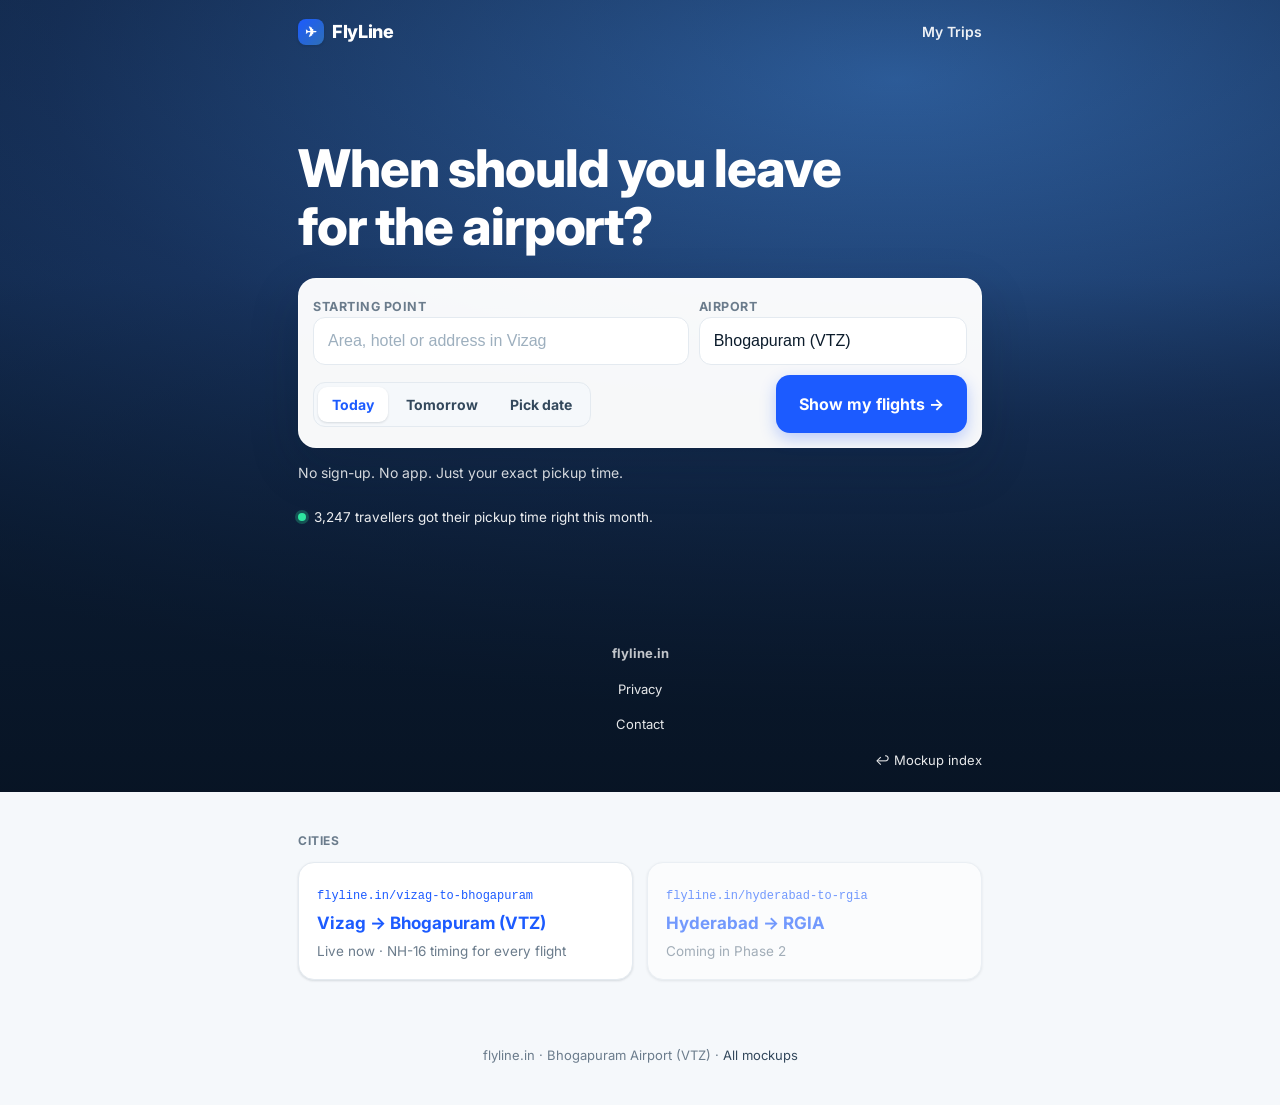
<file: flyline-mockups/landing.html>
<!DOCTYPE html>
<html lang="en">
<head>
  <meta charset="utf-8" />
  <meta name="viewport" content="width=device-width, initial-scale=1" />
  <title>FlyLine — When should you leave for the airport?</title>
  <meta name="description" content="FlyLine tells Vizag travellers the exact time to leave home for Bhogapuram Airport — live NH-16 traffic, airline check-in cutoffs, terminal time. No sign-up." />
  <link rel="preconnect" href="https://fonts.googleapis.com" />
  <link href="https://fonts.googleapis.com/css2?family=Inter:wght@400;500;600;700;800&display=swap" rel="stylesheet" />
  <link rel="stylesheet" href="assets/styles.css" />
</head>
<body>
  <!-- ============ Landing route: flyline.in (§5.2) ============ -->
  <section class="hero">
    <!-- CMS-controlled airport background (ADR-013 / R2 + site_config) -->
    <div class="hero-bg" role="img" aria-label="Bhogapuram Airport at dawn"></div>

    <div class="wrap">
      <div class="hero-top">
        <div class="brand"><span class="mark">✈</span> FlyLine</div>
        <!-- Returning-user state surfaces here (§5.2 Landing States) -->
        <a href="trips.html" style="color:#fff;font-weight:600;font-size:14px;opacity:.92">My Trips</a>
      </div>

      <div class="hero-center">
        <h1>When should you leave for the airport?</h1>

        <!-- Search widget: Airport (pre-selected VTZ) + Date + single CTA -->
        <div class="search-card">
          <div class="search-row two">
            <label class="field">
              <span class="lab">Starting point</span>
              <input class="input" id="originLanding" placeholder="Area, hotel or address in Vizag" />
            </label>
            <label class="field">
              <span class="lab">Airport</span>
              <input class="input" value="Bhogapuram (VTZ)" readonly />
            </label>
          </div>
          <div style="display:flex;gap:10px;margin-top:10px;align-items:center;flex-wrap:wrap">
            <div class="seg">
              <button class="active">Today</button>
              <button>Tomorrow</button>
              <button>Pick date</button>
            </div>
            <a class="btn btn-primary btn-lg" href="city.html" style="margin-left:auto">Show my flights →</a>
          </div>
        </div>

        <p class="subtext">No sign-up. No app. Just your exact pickup time.</p>
        <p class="social"><span class="dot-live"></span> 3,247 travellers got their pickup time right this month.</p>
      </div>
    </div>

    <div class="hero-footer">
      <div class="wrap" style="display:flex;gap:16px;align-items:center">
        <span style="font-weight:700">flyline.in</span>
        <a href="#">Privacy</a><a href="#">Contact</a>
        <a href="index.html" style="margin-left:auto">↩ Mockup index</a>
      </div>
    </div>
  </section>

  <!-- City CTA links below the fold (kept minimal per spec) -->
  <section class="section">
    <div class="wrap">
      <div class="muted" style="font-weight:700;text-transform:uppercase;letter-spacing:.05em;font-size:12px;margin-bottom:12px">Cities</div>
      <div class="hub-grid">
        <a class="hub-card" href="city.html">
          <span class="rt">flyline.in/vizag-to-bhogapuram</span>
          <h3>Vizag → Bhogapuram (VTZ)</h3>
          <p>Live now · NH-16 timing for every flight</p>
        </a>
        <a class="hub-card" href="#" style="opacity:.6">
          <span class="rt">flyline.in/hyderabad-to-rgia</span>
          <h3>Hyderabad → RGIA</h3>
          <p>Coming in Phase 2</p>
        </a>
      </div>
    </div>
  </section>

  <footer class="site">
    flyline.in · Bhogapuram Airport (VTZ) · <a href="index.html">All mockups</a>
  </footer>

  <script>
    // tiny enable-on-type for the hero CTA (full flow lives on city.html)
    var i = document.getElementById('originLanding');
  </script>
</body>
</html>
</file>
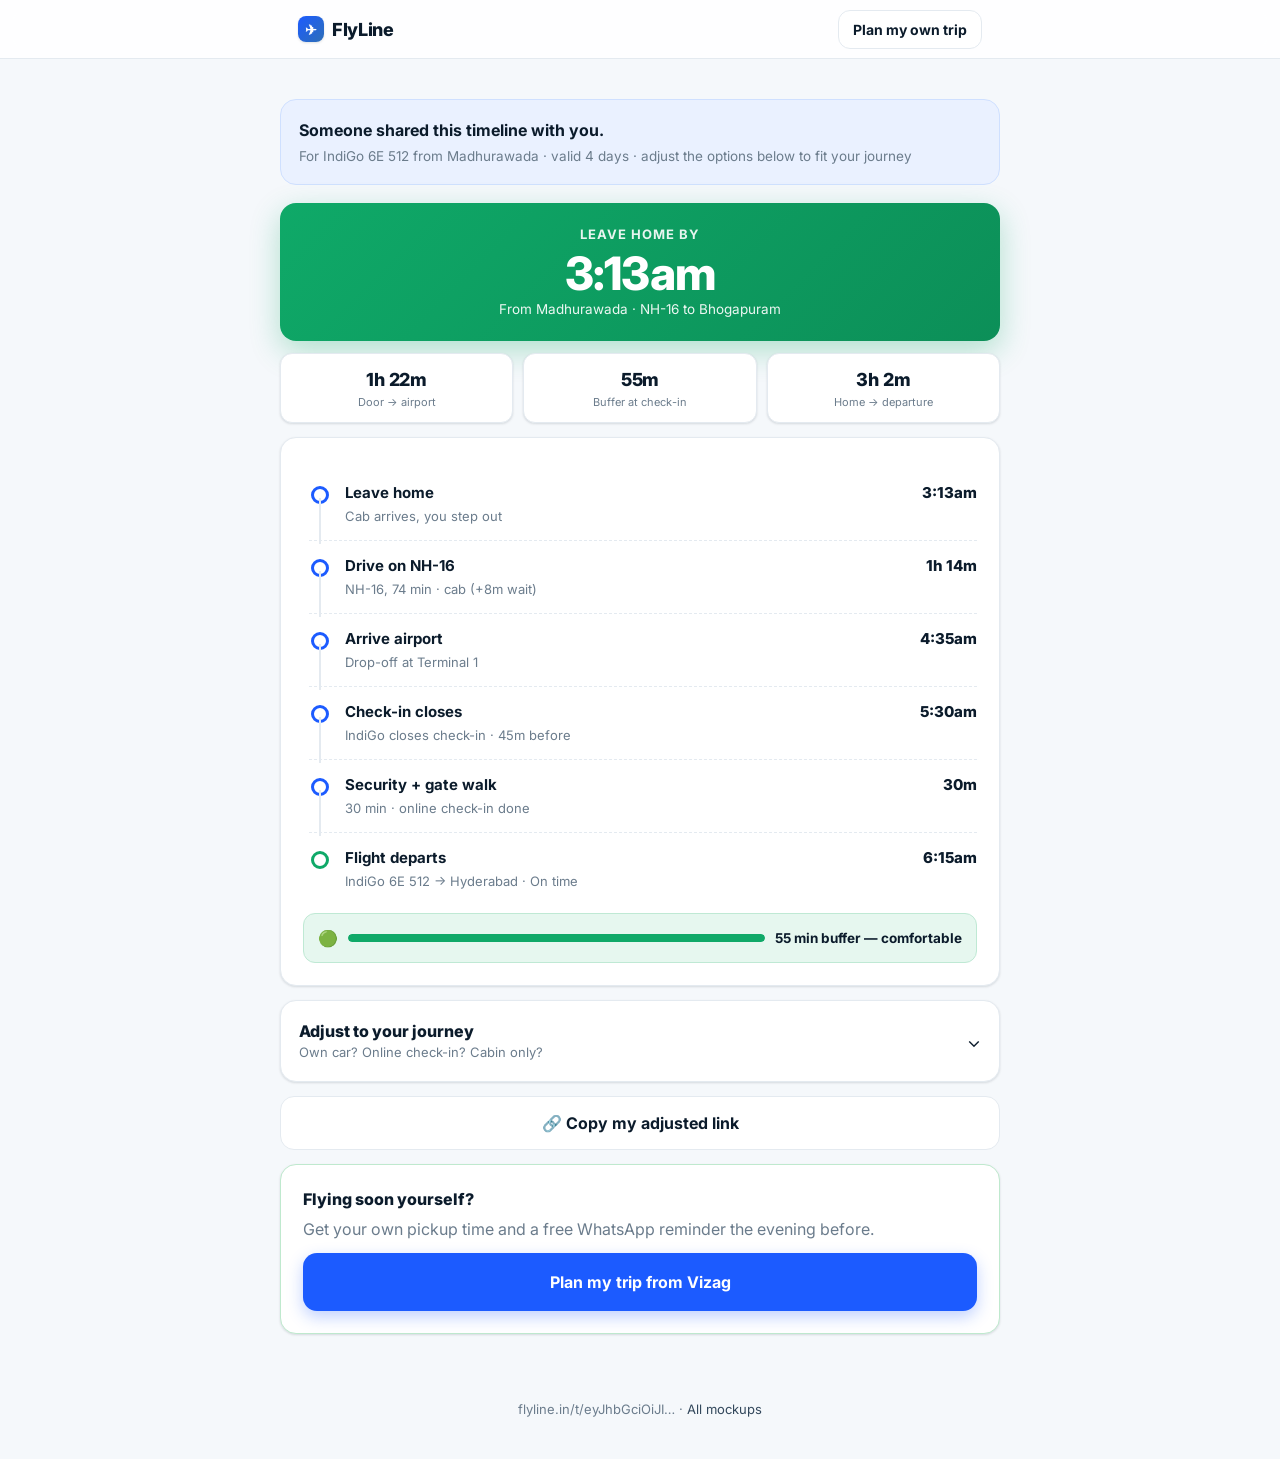
<file: flyline-mockups/shared-timeline.html>
<!DOCTYPE html>
<html lang="en">
<head>
  <meta charset="utf-8" />
  <meta name="viewport" content="width=device-width, initial-scale=1" />
  <title>Leave by 4:10am — shared timeline | FlyLine</title>
  <meta name="robots" content="noindex" />
  <link rel="preconnect" href="https://fonts.googleapis.com" />
  <link href="https://fonts.googleapis.com/css2?family=Inter:wght@400;500;600;700;800&display=swap" rel="stylesheet" />
  <link rel="stylesheet" href="assets/styles.css" />
</head>
<body>
  <!-- ===== /t/[token] — read-only result from a signed JWT (ADR-011) =====
       Per PRD Phase 1 edge cases: "User revisits /t/[token]: read-only
       timeline. Toggle adjustments still work. Opt-in CTA at bottom."
       Adjusting toggles re-signs a new JWT on Copy link. -->
  <header class="topbar">
    <div class="wrap">
      <div class="brand"><span class="mark">✈</span> FlyLine</div>
      <a href="city.html" class="btn btn-ghost" style="padding:8px 14px;font-size:14px">Plan my own trip</a>
    </div>
  </header>

  <main class="wrap section">
    <div class="notice" style="margin-bottom:18px">
      <strong>Someone shared this timeline with you.</strong>
      <div class="muted" style="font-size:13.5px;margin-top:4px">For IndiGo 6E 512 from Madhurawada · valid 4 days · adjust the options below to fit your journey</div>
    </div>

    <!-- Reusable, interactive timeline result block -->
    <div class="result-block" data-flight='{"code":"6E 512","airline":"IndiGo","cls":"al-indigo","to":"Hyderabad","dep":"06:15","cutoff":45,"status":"On time"}'>

      <div class="leaveby">
        <div class="lbl">Leave home by</div>
        <div class="time r-leave">4:10am</div>
        <div class="from">From Madhurawada · NH-16 to Bhogapuram</div>
      </div>

      <div class="stat-strip">
        <div class="stat"><div class="sv r-toair">1h 22m</div><div class="sl">Door → airport</div></div>
        <div class="stat"><div class="sv r-bufferStat">18m</div><div class="sl">Buffer at check-in</div></div>
        <div class="stat"><div class="sv r-total">2h 5m</div><div class="sl">Home → departure</div></div>
      </div>

      <div class="card card-pad" style="margin-top:14px">
        <div class="tl">
          <div class="tl-row"><div class="tl-node"></div><div class="tl-body"><div class="tl-title">Leave home</div><div class="tl-sub">Cab arrives, you step out</div></div><div class="tl-meta r-tlLeave">4:10am</div></div>
          <div class="tl-row"><div class="tl-node"></div><div class="tl-body"><div class="tl-title">Drive on NH-16</div><div class="tl-sub r-tlDriveSub">NH-16, 74 min · cab (+8m wait)</div></div><div class="tl-meta r-tlDrive">1h 14m</div></div>
          <div class="tl-row"><div class="tl-node"></div><div class="tl-body"><div class="tl-title">Arrive airport</div><div class="tl-sub">Drop-off at Terminal 1</div></div><div class="tl-meta r-tlArrive">5:32am</div></div>
          <div class="tl-row"><div class="tl-node"></div><div class="tl-body"><div class="tl-title">Check-in closes</div><div class="tl-sub r-tlAirline">IndiGo · 45m before</div></div><div class="tl-meta r-tlCutoff">5:30am</div></div>
          <div class="tl-row"><div class="tl-node"></div><div class="tl-body"><div class="tl-title">Security + gate walk</div><div class="tl-sub r-tlTermSub">30 min · online check-in done</div></div><div class="tl-meta r-tlTerm">30m</div></div>
          <div class="tl-row"><div class="tl-node is-dep"></div><div class="tl-body"><div class="tl-title">Flight departs</div><div class="tl-sub r-tlDepartSub">IndiGo 6E 512 → Hyderabad · On time</div></div><div class="tl-meta r-tlDepart">6:15am</div></div>
        </div>
        <div class="buffer-bar r-bufferBar" style="margin-top:6px">
          <span>🟢</span><div class="track"><div class="fill r-bufferFill" style="width:60%"></div></div>
          <strong class="r-bufferLabel" style="white-space:nowrap;font-size:13.5px">18 min buffer — comfortable</strong>
        </div>
      </div>

      <!-- Adjust your journey — works on the shared page too (ADR-012) -->
      <div class="card" style="margin-top:14px">
        <div class="adjust-head">
          <div>
            <div style="font-weight:800">Adjust to your journey</div>
            <div class="muted" style="font-size:13px">Own car? Online check-in? Cabin only?</div>
          </div>
          <span class="adjust-caret">⌄</span>
        </div>
        <div class="adjust-body hidden" style="margin-top:8px">
          <div class="toggle-row">
            <div class="meta"><div class="t-name">Own car</div><div class="t-desc">Skip the cab wait; choose parking or drop-off</div></div>
            <label class="switch"><input type="checkbox" class="js-toggle" data-key="ownCar"><span class="slot"></span><span class="knob"></span></label>
          </div>
          <div class="parking-choice hidden" style="padding-bottom:10px">
            <div class="seg subchoice">
              <button class="js-park active" data-park="DROPOFF">Drop-off (+0m)</button>
              <button class="js-park" data-park="PARKING">Parking (+15m)</button>
            </div>
          </div>
          <div class="toggle-row">
            <div class="meta"><div class="t-name">Online check-in done</div><div class="t-desc">Skip the counter queue (~15 min)</div></div>
            <label class="switch"><input type="checkbox" class="js-toggle" data-key="onlineCheckin" checked><span class="slot"></span><span class="knob"></span></label>
          </div>
          <div class="toggle-row">
            <div class="meta"><div class="t-name">Cabin baggage only</div><div class="t-desc">With online check-in, skip the counter entirely</div></div>
            <label class="switch"><input type="checkbox" class="js-toggle" data-key="cabinOnly"><span class="slot"></span><span class="knob"></span></label>
          </div>
          <div class="toggle-row">
            <div class="meta"><div class="t-name">Window-shopping buffer</div><div class="t-desc">15 min of relaxed airport time</div></div>
            <label class="switch"><input type="checkbox" class="js-toggle" data-key="browse" checked><span class="slot"></span><span class="knob"></span></label>
          </div>
        </div>
      </div>

      <!-- Share — re-signs a new JWT from the adjusted state on copy (ADR-011) -->
      <button class="btn btn-ghost btn-block btn-lg r-share" style="margin-top:14px">🔗 Copy my adjusted link</button>
    </div>

    <!-- Opt-in CTA at the bottom — the viral entry point (ADR-001) -->
    <div class="card card-pad" style="margin-top:14px;border-color:#BFE9CE">
      <div style="font-weight:800">Flying soon yourself?</div>
      <p class="muted" style="margin:6px 0 12px">Get your own pickup time and a free WhatsApp reminder the evening before.</p>
      <a class="btn btn-primary btn-block btn-lg" href="city.html">Plan my trip from Vizag</a>
    </div>
  </main>

  <footer class="site">flyline.in/t/eyJhbGciOiJI… · <a href="index.html">All mockups</a></footer>

  <script src="assets/app.js"></script>
</body>
</html>
</file>
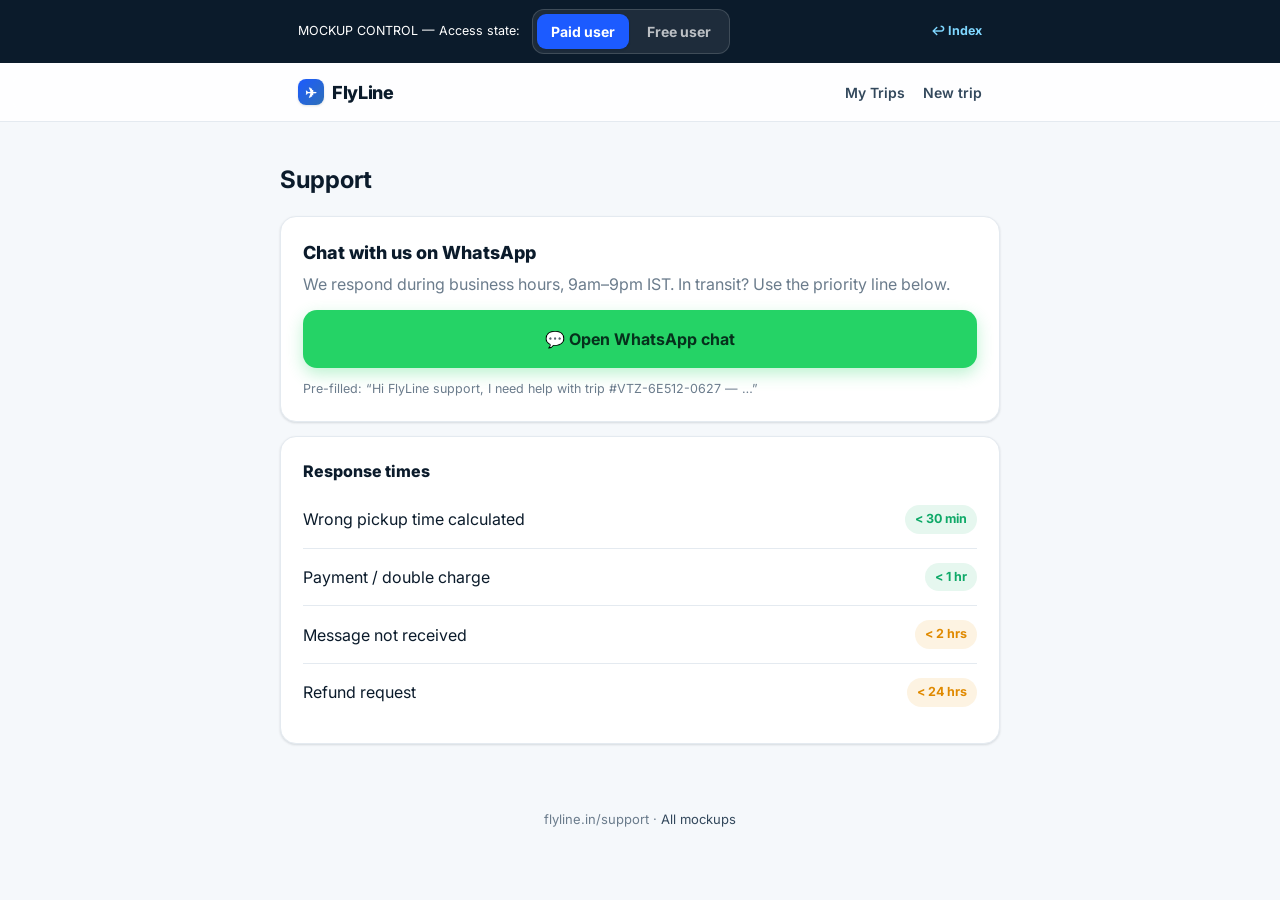
<file: flyline-mockups/support.html>
<!DOCTYPE html>
<html lang="en">
<head>
  <meta charset="utf-8" />
  <meta name="viewport" content="width=device-width, initial-scale=1" />
  <title>Support | FlyLine</title>
  <meta name="robots" content="noindex" />
  <link rel="preconnect" href="https://fonts.googleapis.com" />
  <link href="https://fonts.googleapis.com/css2?family=Inter:wght@400;500;600;700;800&display=swap" rel="stylesheet" />
  <link rel="stylesheet" href="assets/styles.css" />
</head>
<body>
  <!-- ===== /support — gated to paid Morning Companion users (§5.5) ===== -->
  <div class="phase-bar">
    <div class="wrap">
      <span>MOCKUP CONTROL — Access state:</span>
      <div class="seg">
        <button class="js-access active" data-state="paid">Paid user</button>
        <button class="js-access" data-state="free">Free user</button>
      </div>
      <a href="index.html" style="margin-left:auto;color:#7fd7ff;font-weight:700">↩ Index</a>
    </div>
  </div>

  <header class="topbar">
    <div class="wrap">
      <div class="brand"><span class="mark">✈</span> FlyLine</div>
      <nav class="topnav"><a href="trips.html">My Trips</a><a href="city.html">New trip</a></nav>
    </div>
  </header>

  <main class="wrap section">
    <h1 style="font-size:24px;margin:0 0 18px">Support</h1>

    <!-- Paid state -->
    <div id="paidState">
      <div class="card card-pad">
        <div style="font-weight:800;font-size:18px">Chat with us on WhatsApp</div>
        <p class="muted" style="margin:6px 0 14px">We respond during business hours, 9am–9pm IST. In transit? Use the priority line below.</p>
        <a class="btn btn-wa btn-block btn-lg" href="#">💬 Open WhatsApp chat</a>
        <p class="muted" style="font-size:12.5px;margin:12px 0 0">Pre-filled: “Hi FlyLine support, I need help with trip #VTZ-6E512-0627 — …”</p>
      </div>

      <div class="card card-pad" style="margin-top:14px">
        <div style="font-weight:800;margin-bottom:8px">Response times</div>
        <div class="list-item"><div style="flex:1">Wrong pickup time calculated</div><span class="chip chip-green">&lt; 30 min</span></div>
        <div class="list-item"><div style="flex:1">Payment / double charge</div><span class="chip chip-green">&lt; 1 hr</span></div>
        <div class="list-item"><div style="flex:1">Message not received</div><span class="chip chip-amber">&lt; 2 hrs</span></div>
        <div class="list-item"><div style="flex:1">Refund request</div><span class="chip chip-amber">&lt; 24 hrs</span></div>
      </div>
    </div>

    <!-- Free state (gate) -->
    <div id="freeState" class="hidden">
      <div class="card gate">
        <div class="lock">🔒</div>
        <h2 style="font-size:19px;margin:8px 0 6px">Support is for Morning Companion subscribers</h2>
        <p class="muted" style="max-width:42ch;margin:0 auto 16px">Your next trip update includes priority support. Add live morning updates for ₹29 and chat with us any time.</p>
        <a class="btn btn-primary btn-lg" href="city.html">See my next trip — ₹29</a>
      </div>
    </div>
  </main>

  <footer class="site">flyline.in/support · <a href="index.html">All mockups</a></footer>

  <script>
    document.querySelectorAll('.js-access').forEach(function(b){
      b.addEventListener('click', function(){
        document.querySelectorAll('.js-access').forEach(function(x){x.classList.remove('active');});
        b.classList.add('active');
        var paid = b.dataset.state === 'paid';
        document.getElementById('paidState').classList.toggle('hidden', !paid);
        document.getElementById('freeState').classList.toggle('hidden', paid);
      });
    });
  </script>
</body>
</html>
</file>
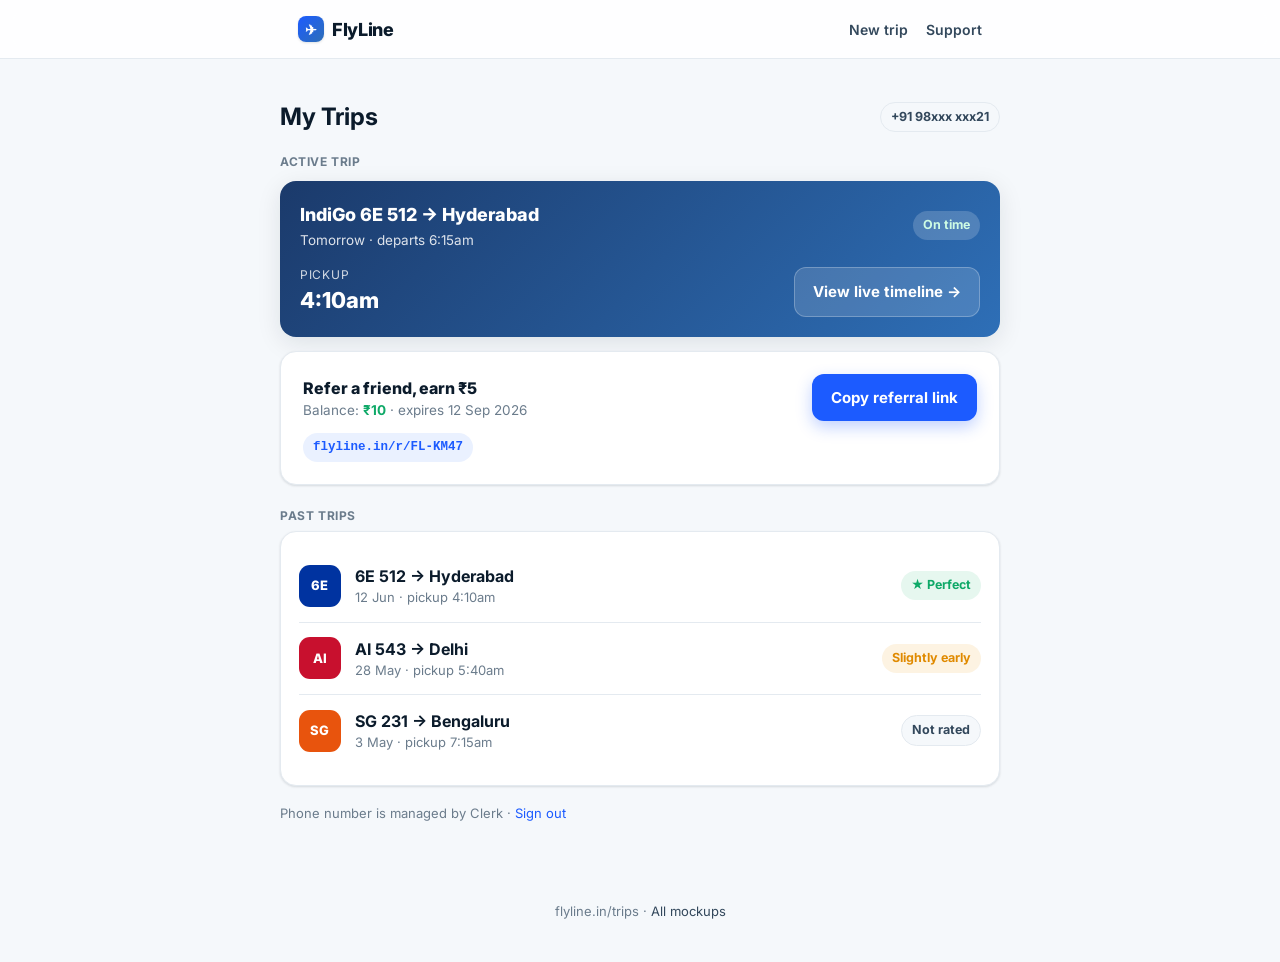
<file: flyline-mockups/trips.html>
<!DOCTYPE html>
<html lang="en">
<head>
  <meta charset="utf-8" />
  <meta name="viewport" content="width=device-width, initial-scale=1" />
  <title>My Trips | FlyLine</title>
  <meta name="robots" content="noindex" />
  <link rel="preconnect" href="https://fonts.googleapis.com" />
  <link href="https://fonts.googleapis.com/css2?family=Inter:wght@400;500;600;700;800&display=swap" rel="stylesheet" />
  <link rel="stylesheet" href="assets/styles.css" />
</head>
<body>
  <!-- ===== /trips — Clerk phone OTP gated (ADR-009 / §5.4) ===== -->
  <header class="topbar">
    <div class="wrap">
      <div class="brand"><span class="mark">✈</span> FlyLine</div>
      <nav class="topnav"><a href="city.html">New trip</a><a href="support.html">Support</a></nav>
    </div>
  </header>

  <main class="wrap section">
    <div style="display:flex;align-items:center;justify-content:space-between">
      <h1 style="font-size:24px;margin:0">My Trips</h1>
      <span class="chip chip-grey">+91 98xxx xxx21</span>
    </div>

    <!-- Active trip -->
    <div class="muted" style="font-weight:700;text-transform:uppercase;letter-spacing:.05em;font-size:12px;margin:18px 0 10px">Active trip</div>
    <div class="trip-active">
      <div class="row">
        <div>
          <div style="font-weight:800;font-size:18px">IndiGo 6E 512 → Hyderabad</div>
          <div style="opacity:.85;font-size:13.5px;margin-top:2px">Tomorrow · departs 6:15am</div>
        </div>
        <span class="chip chip-green" style="background:rgba(255,255,255,.18);color:#cdfbe4">On time</span>
      </div>
      <div style="display:flex;align-items:center;justify-content:space-between;margin-top:16px">
        <div>
          <div style="opacity:.8;font-size:12px;text-transform:uppercase;letter-spacing:.06em">Pickup</div>
          <div style="font-weight:800;font-size:22px">4:10am</div>
        </div>
        <a class="btn btn-ghost" href="shared-timeline.html" style="background:rgba(255,255,255,.14);color:#fff;border-color:rgba(255,255,255,.25)">View live timeline →</a>
      </div>
    </div>

    <!-- Referral credits -->
    <div class="card card-pad" style="margin-top:14px">
      <div style="display:flex;align-items:center;justify-content:space-between;gap:12px;flex-wrap:wrap">
        <div>
          <div style="font-weight:800">Refer a friend, earn ₹5</div>
          <div class="muted" style="font-size:13.5px">Balance: <strong style="color:var(--green)">₹10</strong> · expires 12 Sep 2026</div>
        </div>
        <button class="btn btn-primary">Copy referral link</button>
      </div>
      <div class="chip chip-blue" style="margin-top:12px;font-family:ui-monospace,Menlo,monospace">flyline.in/r/FL-KM47</div>
    </div>

    <!-- Past trips -->
    <div class="muted" style="font-weight:700;text-transform:uppercase;letter-spacing:.05em;font-size:12px;margin:22px 0 6px">Past trips</div>
    <div class="card">
      <div class="list-item">
        <div class="airline-badge al-indigo">6E</div>
        <div style="flex:1"><div style="font-weight:700">6E 512 → Hyderabad</div><div class="muted" style="font-size:13px">12 Jun · pickup 4:10am</div></div>
        <span class="chip chip-green">★ Perfect</span>
      </div>
      <div class="list-item">
        <div class="airline-badge al-airindia">AI</div>
        <div style="flex:1"><div style="font-weight:700">AI 543 → Delhi</div><div class="muted" style="font-size:13px">28 May · pickup 5:40am</div></div>
        <span class="chip chip-amber">Slightly early</span>
      </div>
      <div class="list-item">
        <div class="airline-badge al-spicejet">SG</div>
        <div style="flex:1"><div style="font-weight:700">SG 231 → Bengaluru</div><div class="muted" style="font-size:13px">3 May · pickup 7:15am</div></div>
        <span class="chip chip-grey">Not rated</span>
      </div>
    </div>

    <p class="muted" style="font-size:13px;margin-top:18px">Phone number is managed by Clerk · <a href="#">Sign out</a></p>
  </main>

  <footer class="site">flyline.in/trips · <a href="index.html">All mockups</a></footer>
</body>
</html>
</file>
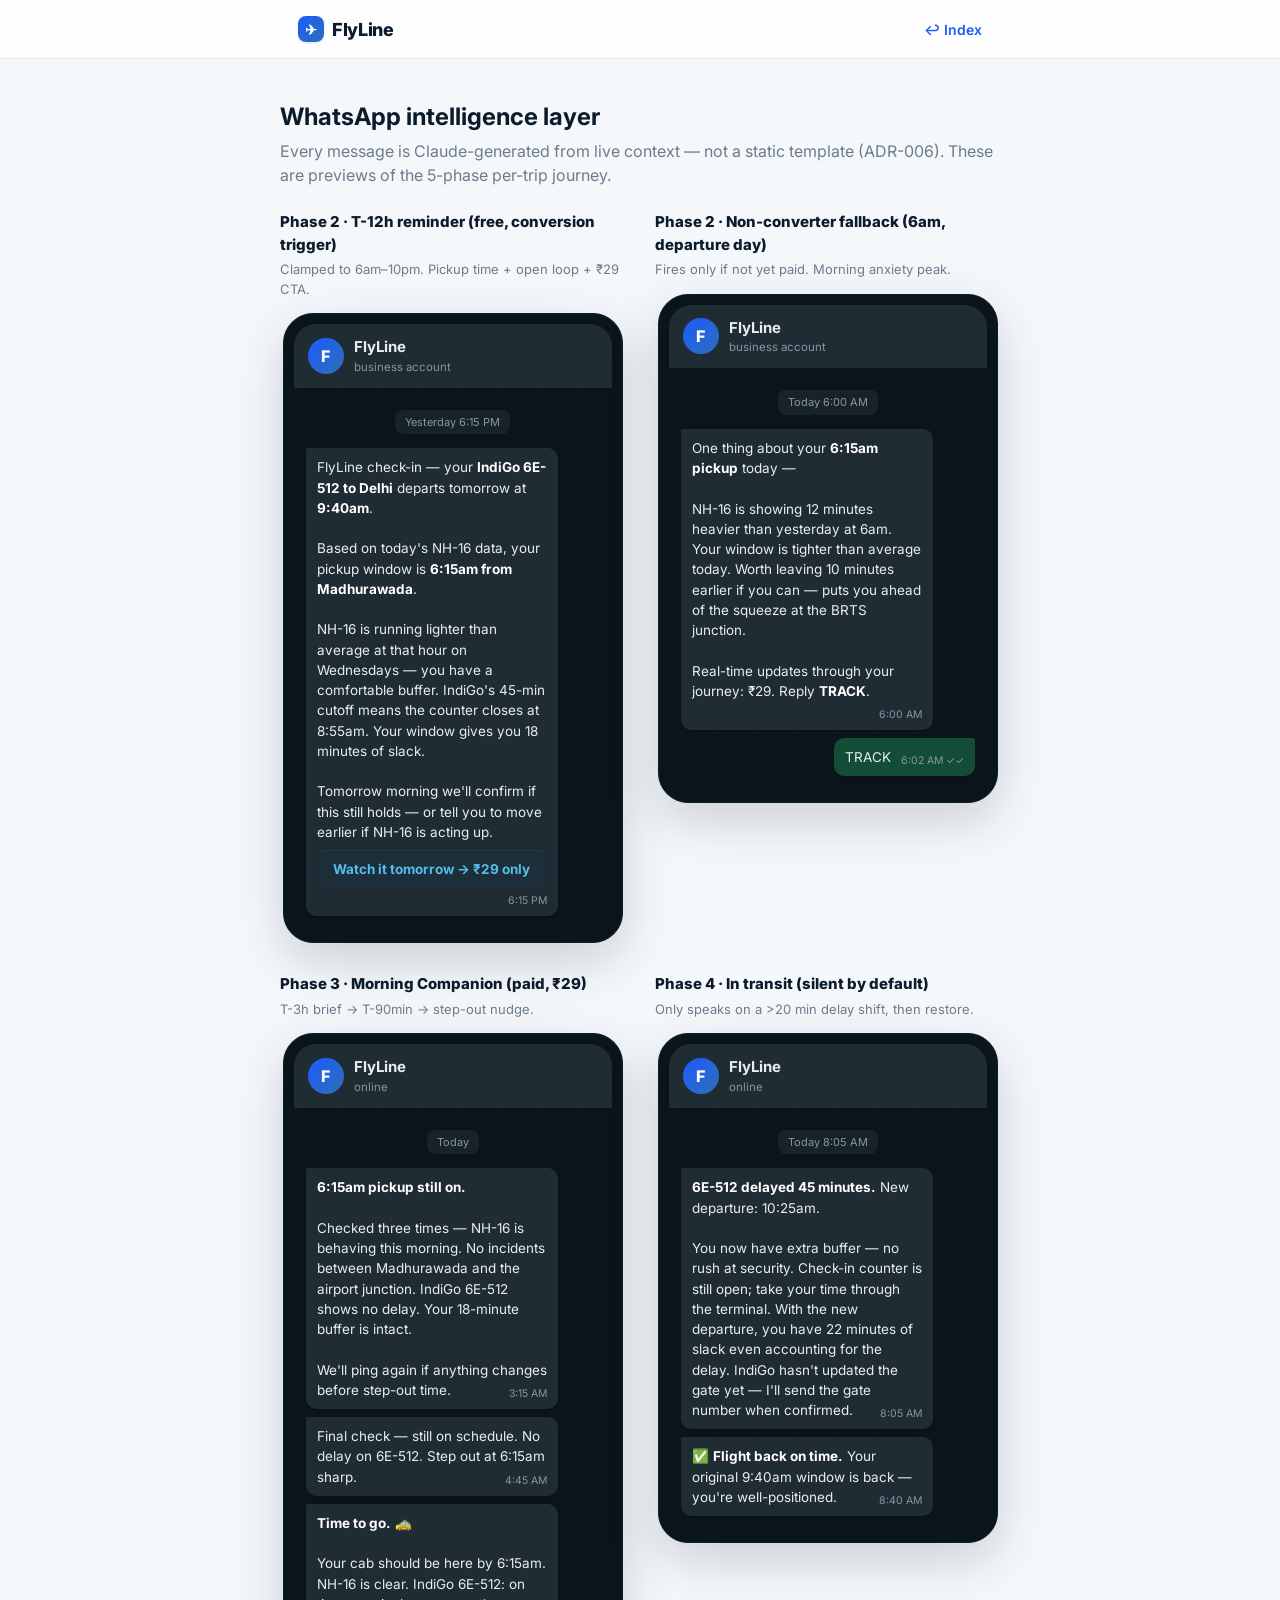
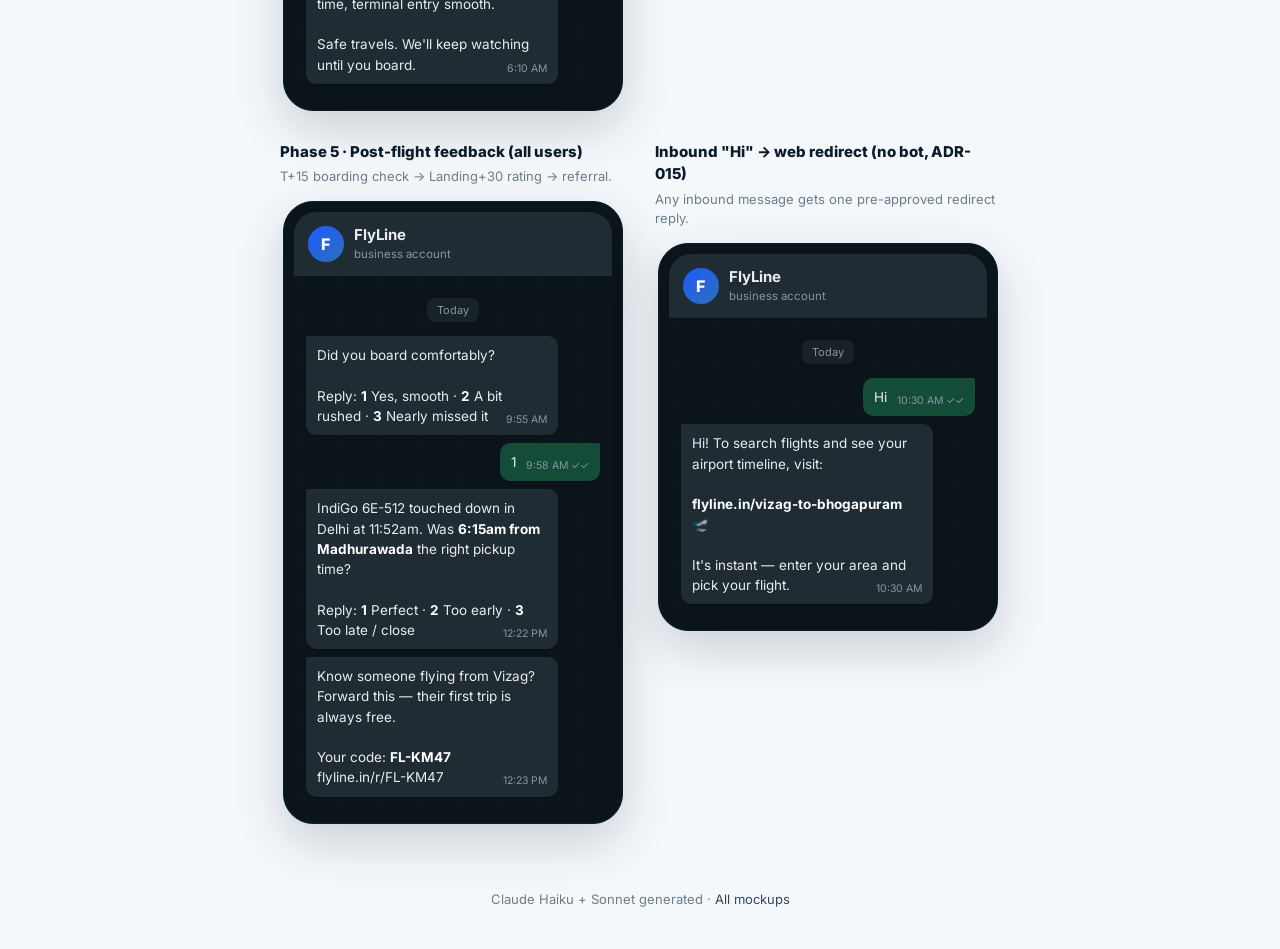
<file: flyline-mockups/whatsapp.html>
<!DOCTYPE html>
<html lang="en">
<head>
  <meta charset="utf-8" />
  <meta name="viewport" content="width=device-width, initial-scale=1" />
  <title>WhatsApp message layer | FlyLine</title>
  <meta name="robots" content="noindex" />
  <link rel="preconnect" href="https://fonts.googleapis.com" />
  <link href="https://fonts.googleapis.com/css2?family=Inter:wght@400;500;600;700;800&display=swap" rel="stylesheet" />
  <link rel="stylesheet" href="assets/styles.css" />
  <style>
    .wa-grid { display:grid; grid-template-columns:1fr; gap:30px; }
    @media (min-width:880px){ .wa-grid{ grid-template-columns:1fr 1fr; } }
    .phase-label{ font-weight:800; font-size:15px; margin-bottom:4px; }
    .phase-note{ color:var(--muted); font-size:13px; margin-bottom:14px; }
  </style>
</head>
<body>
  <header class="topbar">
    <div class="wrap">
      <div class="brand"><span class="mark">✈</span> FlyLine</div>
      <a href="index.html" class="topnav" style="font-weight:600;font-size:14px">↩ Index</a>
    </div>
  </header>

  <main class="wrap section">
    <h1 style="font-size:24px;margin:0 0 4px">WhatsApp intelligence layer</h1>
    <p class="muted" style="margin-top:0">Every message is Claude-generated from live context — not a static template (ADR-006). These are previews of the 5-phase per-trip journey.</p>

    <div class="wa-grid" style="margin-top:24px">

      <!-- Phase 2 — T-12h reminder -->
      <div>
        <div class="phase-label">Phase 2 · T-12h reminder (free, conversion trigger)</div>
        <div class="phase-note">Clamped to 6am–10pm. Pickup time + open loop + ₹29 CTA.</div>
        <div class="phone"><div class="phone-screen">
          <div class="wa-head"><div class="av">F</div><div><div class="nm">FlyLine</div><div class="st">business account</div></div></div>
          <div class="wa-body">
            <div class="wa-tag">Yesterday 6:15 PM</div>
            <div class="bubble in">
              FlyLine check-in — your <b>IndiGo 6E-512 to Delhi</b> departs tomorrow at <b>9:40am</b>.<br><br>
              Based on today's NH-16 data, your pickup window is <b>6:15am from Madhurawada</b>.<br><br>
              NH-16 is running lighter than average at that hour on Wednesdays — you have a comfortable buffer. IndiGo's 45-min cutoff means the counter closes at 8:55am. Your window gives you 18 minutes of slack.<br><br>
              Tomorrow morning we'll confirm if this still holds — or tell you to move earlier if NH-16 is acting up.
              <span class="cta">Watch it tomorrow → ₹29 only</span>
              <span class="time">6:15 PM</span>
            </div>
          </div>
        </div></div>
      </div>

      <!-- Phase 2 — 6am fallback -->
      <div>
        <div class="phase-label">Phase 2 · Non-converter fallback (6am, departure day)</div>
        <div class="phase-note">Fires only if not yet paid. Morning anxiety peak.</div>
        <div class="phone"><div class="phone-screen">
          <div class="wa-head"><div class="av">F</div><div><div class="nm">FlyLine</div><div class="st">business account</div></div></div>
          <div class="wa-body">
            <div class="wa-tag">Today 6:00 AM</div>
            <div class="bubble in">
              One thing about your <b>6:15am pickup</b> today —<br><br>
              NH-16 is showing 12 minutes heavier than yesterday at 6am. Your window is tighter than average today. Worth leaving 10 minutes earlier if you can — puts you ahead of the squeeze at the BRTS junction.<br><br>
              Real-time updates through your journey: ₹29. Reply <b>TRACK</b>.
              <span class="time">6:00 AM</span>
            </div>
            <div class="bubble out">TRACK<span class="time">6:02 AM ✓✓</span></div>
          </div>
        </div></div>
      </div>

      <!-- Phase 3 — Morning Companion -->
      <div>
        <div class="phase-label">Phase 3 · Morning Companion (paid, ₹29)</div>
        <div class="phase-note">T-3h brief → T-90min → step-out nudge.</div>
        <div class="phone"><div class="phone-screen">
          <div class="wa-head"><div class="av">F</div><div><div class="nm">FlyLine</div><div class="st">online</div></div></div>
          <div class="wa-body">
            <div class="wa-tag">Today</div>
            <div class="bubble in">
              <b>6:15am pickup still on.</b><br><br>
              Checked three times — NH-16 is behaving this morning. No incidents between Madhurawada and the airport junction. IndiGo 6E-512 shows no delay. Your 18-minute buffer is intact.<br><br>
              We'll ping again if anything changes before step-out time.
              <span class="time">3:15 AM</span>
            </div>
            <div class="bubble in">
              Final check — still on schedule. No delay on 6E-512. Step out at 6:15am sharp.
              <span class="time">4:45 AM</span>
            </div>
            <div class="bubble in">
              <b>Time to go.</b> 🚕<br><br>
              Your cab should be here by 6:15am. NH-16 is clear. IndiGo 6E-512: on time, terminal entry smooth.<br><br>
              Safe travels. We'll keep watching until you board.
              <span class="time">6:10 AM</span>
            </div>
          </div>
        </div></div>
      </div>

      <!-- Phase 4 — In transit -->
      <div>
        <div class="phase-label">Phase 4 · In transit (silent by default)</div>
        <div class="phase-note">Only speaks on a &gt;20 min delay shift, then restore.</div>
        <div class="phone"><div class="phone-screen">
          <div class="wa-head"><div class="av">F</div><div><div class="nm">FlyLine</div><div class="st">online</div></div></div>
          <div class="wa-body">
            <div class="wa-tag">Today 8:05 AM</div>
            <div class="bubble in">
              <b>6E-512 delayed 45 minutes.</b> New departure: 10:25am.<br><br>
              You now have extra buffer — no rush at security. Check-in counter is still open; take your time through the terminal. With the new departure, you have 22 minutes of slack even accounting for the delay. IndiGo hasn't updated the gate yet — I'll send the gate number when confirmed.
              <span class="time">8:05 AM</span>
            </div>
            <div class="bubble in">
              ✅ <b>Flight back on time.</b> Your original 9:40am window is back — you're well-positioned.
              <span class="time">8:40 AM</span>
            </div>
          </div>
        </div></div>
      </div>

      <!-- Phase 5 — Post flight -->
      <div>
        <div class="phase-label">Phase 5 · Post-flight feedback (all users)</div>
        <div class="phase-note">T+15 boarding check → Landing+30 rating → referral.</div>
        <div class="phone"><div class="phone-screen">
          <div class="wa-head"><div class="av">F</div><div><div class="nm">FlyLine</div><div class="st">business account</div></div></div>
          <div class="wa-body">
            <div class="wa-tag">Today</div>
            <div class="bubble in">
              Did you board comfortably?<br><br>
              Reply: <b>1</b> Yes, smooth · <b>2</b> A bit rushed · <b>3</b> Nearly missed it
              <span class="time">9:55 AM</span>
            </div>
            <div class="bubble out">1<span class="time">9:58 AM ✓✓</span></div>
            <div class="bubble in">
              IndiGo 6E-512 touched down in Delhi at 11:52am. Was <b>6:15am from Madhurawada</b> the right pickup time?<br><br>
              Reply: <b>1</b> Perfect · <b>2</b> Too early · <b>3</b> Too late / close
              <span class="time">12:22 PM</span>
            </div>
            <div class="bubble in">
              Know someone flying from Vizag? Forward this — their first trip is always free.<br><br>
              Your code: <b>FL-KM47</b><br>flyline.in/r/FL-KM47
              <span class="time">12:23 PM</span>
            </div>
          </div>
        </div></div>
      </div>

      <!-- Inbound redirect -->
      <div>
        <div class="phase-label">Inbound "Hi" → web redirect (no bot, ADR-015)</div>
        <div class="phase-note">Any inbound message gets one pre-approved redirect reply.</div>
        <div class="phone"><div class="phone-screen">
          <div class="wa-head"><div class="av">F</div><div><div class="nm">FlyLine</div><div class="st">business account</div></div></div>
          <div class="wa-body">
            <div class="wa-tag">Today</div>
            <div class="bubble out">Hi<span class="time">10:30 AM ✓✓</span></div>
            <div class="bubble in">
              Hi! To search flights and see your airport timeline, visit:<br><br>
              <b>flyline.in/vizag-to-bhogapuram</b> 🛫<br><br>
              It's instant — enter your area and pick your flight.
              <span class="time">10:30 AM</span>
            </div>
          </div>
        </div></div>
      </div>

    </div>
  </main>

  <footer class="site">Claude Haiku + Sonnet generated · <a href="index.html">All mockups</a></footer>
</body>
</html>
</file>
<file: flyline-mockups/assets/styles.css>
/* =========================================================================
   FlyLine — Design System / Shared Styles
   Mockups for build handoff. Mobile-first. Vanilla CSS, no framework.
   Brand voice: calm, knowledgeable personal assistant.
   ========================================================================= */

:root {
  /* Brand */
  --ink:        #0B1B2B;   /* near-black navy, primary text */
  --ink-2:      #33485C;   /* secondary text */
  --muted:      #6B7C8C;   /* tertiary / hints */
  --line:       #E4EAF0;   /* hairlines / borders */
  --surface:    #F5F8FB;   /* page background */
  --card:       #FFFFFF;

  --primary:    #1C5BFF;   /* FlyLine blue (actions) */
  --primary-700:#1648CC;
  --primary-50: #EAF1FF;

  --sky-1:      #1B3A6B;   /* deep airport sky */
  --sky-2:      #2E6FB7;

  /* Status / buffer semantics */
  --green:      #0FA968;   /* comfortable buffer / leave-by */
  --green-50:   #E6F7EF;
  --amber:      #E08A00;   /* tight buffer */
  --amber-50:   #FDF3E2;
  --red:        #E0413B;   /* risky buffer / delay */
  --red-50:     #FCEBEA;

  /* Airline brand chips */
  --indigo:     #0033A0;
  --airindia:   #C8102E;
  --spicejet:   #E8540D;
  --akasa:      #4B2E83;

  --radius:     16px;
  --radius-sm:  10px;
  --radius-lg:  24px;
  --shadow-sm:  0 1px 2px rgba(11,27,43,.06), 0 1px 3px rgba(11,27,43,.08);
  --shadow:     0 6px 24px rgba(11,27,43,.10);
  --shadow-lg:  0 18px 50px rgba(11,27,43,.18);

  --maxw:       720px;
  --font:       "Inter", -apple-system, BlinkMacSystemFont, "Segoe UI", Roboto, Helvetica, Arial, sans-serif;
}

* { box-sizing: border-box; }
html, body { margin: 0; padding: 0; }
body {
  font-family: var(--font);
  color: var(--ink);
  background: var(--surface);
  -webkit-font-smoothing: antialiased;
  text-rendering: optimizeLegibility;
  line-height: 1.5;
}
img { max-width: 100%; display: block; }
a { color: var(--primary); text-decoration: none; }
button { font-family: inherit; cursor: pointer; }

/* ---------- Layout ---------- */
.wrap { width: 100%; max-width: var(--maxw); margin: 0 auto; padding: 0 18px; }
.section { padding: 28px 0; }
.stack > * + * { margin-top: 14px; }
.muted { color: var(--muted); }
.center { text-align: center; }

/* ---------- Top bar ---------- */
.topbar {
  position: sticky; top: 0; z-index: 40;
  background: rgba(255,255,255,.86);
  backdrop-filter: saturate(140%) blur(10px);
  border-bottom: 1px solid var(--line);
}
.topbar .wrap { display: flex; align-items: center; justify-content: space-between; height: 58px; }
.brand { display: flex; align-items: center; gap: 8px; font-weight: 800; letter-spacing: -.02em; font-size: 18px; color: var(--ink); }
.brand .mark {
  width: 26px; height: 26px; border-radius: 8px;
  background: linear-gradient(135deg, var(--primary), var(--sky-2));
  display: grid; place-items: center; color: #fff; font-size: 14px;
  box-shadow: var(--shadow-sm);
}
.topnav { display: flex; align-items: center; gap: 18px; }
.topnav a { color: var(--ink-2); font-weight: 600; font-size: 14px; }
.topnav a:hover { color: var(--primary); }

/* ---------- Buttons ---------- */
.btn {
  display: inline-flex; align-items: center; justify-content: center; gap: 8px;
  border: 1px solid transparent; border-radius: 12px;
  font-weight: 700; font-size: 15px; padding: 13px 18px;
  transition: transform .06s ease, box-shadow .2s ease, background .2s ease;
}
.btn:active { transform: translateY(1px); }
.btn-primary { background: var(--primary); color: #fff; box-shadow: 0 6px 16px rgba(28,91,255,.28); }
.btn-primary:hover { background: var(--primary-700); }
.btn-primary:disabled { background: #C5D2E6; box-shadow: none; cursor: not-allowed; color: #fff; }
.btn-ghost { background: #fff; color: var(--ink); border-color: var(--line); }
.btn-ghost:hover { border-color: #C9D6E5; }
.btn-green { background: var(--green); color: #fff; box-shadow: 0 6px 16px rgba(15,169,104,.28); }
.btn-wa { background: #25D366; color: #06301c; box-shadow: 0 6px 16px rgba(37,211,102,.30); }
.btn-block { width: 100%; }
.btn-lg { padding: 16px 22px; font-size: 16px; border-radius: 14px; }

/* ---------- Cards ---------- */
.card {
  background: var(--card); border: 1px solid var(--line);
  border-radius: var(--radius); box-shadow: var(--shadow-sm); padding: 18px;
}
.card-pad { padding: 22px; }

/* ---------- Form controls ---------- */
.field { display: block; }
.field .lab { font-size: 12.5px; font-weight: 700; color: var(--muted); text-transform: uppercase; letter-spacing: .04em; margin-bottom: 6px; }
.input, .control {
  width: 100%; border: 1px solid var(--line); background: #fff;
  border-radius: 12px; padding: 14px 14px; font-size: 16px; color: var(--ink);
}
.input:focus, .control:focus { outline: none; border-color: var(--primary); box-shadow: 0 0 0 3px var(--primary-50); }
.input::placeholder { color: #9DAFBE; }

.seg { display: inline-flex; background: var(--surface); border: 1px solid var(--line); border-radius: 12px; padding: 4px; gap: 4px; }
.seg button {
  border: 0; background: transparent; color: var(--ink-2); font-weight: 700; font-size: 14px;
  padding: 9px 14px; border-radius: 9px;
}
.seg button.active { background: #fff; color: var(--primary); box-shadow: var(--shadow-sm); }

/* ---------- Chips / badges ---------- */
.chip { display: inline-flex; align-items: center; gap: 6px; font-weight: 700; font-size: 12.5px; padding: 5px 10px; border-radius: 999px; }
.chip-green { background: var(--green-50); color: var(--green); }
.chip-amber { background: var(--amber-50); color: var(--amber); }
.chip-red   { background: var(--red-50);  color: var(--red); }
.chip-blue  { background: var(--primary-50); color: var(--primary); }
.chip-grey  { background: var(--surface); color: var(--ink-2); border: 1px solid var(--line); }

.airline-badge {
  width: 42px; height: 42px; border-radius: 11px; flex: 0 0 auto;
  display: grid; place-items: center; color: #fff; font-weight: 800; font-size: 13px; letter-spacing: .02em;
}
.al-indigo   { background: var(--indigo); }
.al-airindia { background: var(--airindia); }
.al-spicejet { background: var(--spicejet); }
.al-akasa    { background: var(--akasa); }

/* ---------- Hero (landing) ---------- */
.hero {
  position: relative; min-height: 88vh; display: flex; flex-direction: column;
  color: #fff; overflow: hidden;
}
.hero-bg {
  position: absolute; inset: 0; z-index: 0;
  background:
    linear-gradient(180deg, rgba(7,18,32,.30) 0%, rgba(7,18,32,.20) 35%, rgba(7,18,32,.86) 100%),
    radial-gradient(120% 80% at 70% 10%, #3a76c4 0%, #1b3a6b 55%, #0d2240 100%);
  background-size: cover; background-position: center;
}
.hero .wrap { position: relative; z-index: 1; flex: 1; display: flex; flex-direction: column; }
.hero-top { display: flex; align-items: center; justify-content: space-between; padding: 18px 0; }
.hero-top .brand, .hero-top .brand .mark { color: #fff; }
.hero-center { flex: 1; display: flex; flex-direction: column; justify-content: center; padding: 24px 0 36px; }
.hero h1 {
  font-size: 34px; line-height: 1.12; font-weight: 800; letter-spacing: -.02em;
  margin: 0 0 22px; max-width: 16ch;
}
.hero .subtext { color: rgba(255,255,255,.82); font-size: 14px; margin-top: 14px; }
.hero .social { color: rgba(255,255,255,.92); font-size: 13.5px; margin-top: 10px; display:flex; align-items:center; gap:8px; }
.dot-live { width: 8px; height: 8px; border-radius: 50%; background: #2ee6a0; box-shadow: 0 0 0 3px rgba(46,230,160,.25); display:inline-block; }

.search-card {
  background: rgba(255,255,255,.97); color: var(--ink); border-radius: 18px;
  padding: 14px; box-shadow: var(--shadow-lg); border: 1px solid rgba(255,255,255,.6);
}
.search-row { display: grid; grid-template-columns: 1fr; gap: 10px; }

.hero-footer { position: relative; z-index: 1; color: rgba(255,255,255,.75); font-size: 13px; padding: 14px 0 22px; }
.hero-footer a { color: rgba(255,255,255,.9); }

/* ---------- Discovery flow ---------- */
.step { animation: rise .42s cubic-bezier(.2,.7,.2,1) both; }
@keyframes rise { from { opacity: 0; transform: translateY(14px); } to { opacity: 1; transform: none; } }
.hidden { display: none !important; }

.flight-card {
  display: flex; align-items: center; gap: 14px; padding: 14px; border: 1px solid var(--line);
  border-radius: 14px; background: #fff; cursor: pointer; transition: border-color .15s, box-shadow .15s, transform .06s;
}
.flight-card:hover { border-color: #C9D6E5; box-shadow: var(--shadow-sm); }
.flight-card.selected { border-color: var(--primary); box-shadow: 0 0 0 3px var(--primary-50); }
.flight-main { flex: 1; min-width: 0; }
.flight-no { font-weight: 800; font-size: 15px; }
.flight-route { color: var(--muted); font-size: 13px; }
.flight-time { text-align: right; }
.flight-time .t { font-weight: 800; font-size: 17px; }

/* Calculating animation */
.calc-step { display: flex; align-items: center; gap: 12px; padding: 9px 0; color: var(--muted); font-size: 14.5px; }
.calc-step .tick {
  width: 22px; height: 22px; border-radius: 50%; border: 2px solid var(--line); flex: 0 0 auto;
  display: grid; place-items: center; font-size: 12px; color: transparent; transition: all .3s;
}
.calc-step.active { color: var(--ink-2); }
.calc-step.done { color: var(--ink); }
.calc-step.done .tick { background: var(--green); border-color: var(--green); color: #fff; }
.spinner { width: 16px; height: 16px; border: 2px solid var(--primary-50); border-top-color: var(--primary); border-radius: 50%; animation: spin .7s linear infinite; }
@keyframes spin { to { transform: rotate(360deg); } }

/* Timeline result */
.leaveby {
  background: linear-gradient(135deg, var(--green) 0%, #0c8f58 100%);
  color: #fff; border-radius: var(--radius); padding: 22px; box-shadow: 0 10px 30px rgba(15,169,104,.30);
  text-align: center;
}
.leaveby .lbl { font-size: 13px; text-transform: uppercase; letter-spacing: .08em; opacity: .9; font-weight: 700; }
.leaveby .time { font-size: 46px; font-weight: 800; letter-spacing: -.02em; line-height: 1.05; margin: 4px 0 2px; }
.leaveby .from { font-size: 13.5px; opacity: .92; }

/* Totals strip (door->airport, buffer, home->departure) */
.stat-strip { display: flex; gap: 10px; margin-top: 12px; }
.stat { flex: 1; background: #fff; border: 1px solid var(--line); border-radius: 12px; padding: 12px 8px; text-align: center; box-shadow: var(--shadow-sm); }
.stat .sv { font-weight: 800; font-size: 18px; color: var(--ink); letter-spacing: -.01em; }
.stat .sl { font-size: 11px; color: var(--muted); margin-top: 3px; line-height: 1.25; }

.adjust-caret { transition: transform .2s; display: inline-block; font-size: 18px; }
.adjust-caret.open { transform: rotate(180deg); }

.tl { position: relative; margin: 8px 0; padding-left: 6px; }
.tl-row { display: flex; gap: 14px; padding: 14px 0; border-bottom: 1px dashed var(--line); }
.tl-row:last-child { border-bottom: 0; }
.tl-node { position: relative; flex: 0 0 22px; display: flex; justify-content: center; }
.tl-node::before { content: ""; position: absolute; top: 4px; width: 12px; height: 12px; border-radius: 50%; background: #fff; border: 3px solid var(--primary); }
.tl-node.is-dep::before { border-color: var(--green); }
.tl-node::after { content: ""; position: absolute; top: 16px; bottom: -18px; width: 2px; background: var(--line); }
.tl-row:last-child .tl-node::after { display: none; }
.tl-body { flex: 1; }
.tl-title { font-weight: 700; font-size: 15px; }
.tl-sub { color: var(--muted); font-size: 13px; margin-top: 2px; }
.tl-meta { font-weight: 800; font-size: 15px; white-space: nowrap; }

.buffer-bar { background: var(--green-50); border: 1px solid #BFE9D4; border-radius: 12px; padding: 12px 14px; display: flex; align-items: center; gap: 10px; }
.buffer-bar.amber { background: var(--amber-50); border-color: #F3D8A6; }
.buffer-bar .track { flex: 1; height: 8px; background: #fff; border-radius: 999px; overflow: hidden; }
.buffer-bar .fill { height: 100%; background: var(--green); border-radius: 999px; }
.buffer-bar.amber .fill { background: var(--amber); }

/* Adjust toggles */
.adjust-head { display: flex; align-items: center; justify-content: space-between; cursor: pointer; user-select: none; }
.toggle-row { display: flex; align-items: center; justify-content: space-between; gap: 12px; padding: 13px 0; border-top: 1px solid var(--line); }
.toggle-row:first-child { border-top: 0; }
.toggle-row .meta { min-width: 0; }
.toggle-row .t-name { font-weight: 700; font-size: 15px; }
.toggle-row .t-desc { color: var(--muted); font-size: 12.5px; }
.switch { position: relative; width: 48px; height: 28px; flex: 0 0 auto; }
.switch input { display: none; }
.switch .slot { position: absolute; inset: 0; background: #CBD7E3; border-radius: 999px; transition: background .2s; }
.switch .knob { position: absolute; top: 3px; left: 3px; width: 22px; height: 22px; background: #fff; border-radius: 50%; box-shadow: var(--shadow-sm); transition: transform .2s; }
.switch input:checked + .slot { background: var(--green); }
.switch input:checked + .slot + .knob { transform: translateX(20px); }
.subchoice { display: flex; gap: 8px; margin-top: 8px; }

/* Phase banner (mock control) */
.phase-bar { background: var(--ink); color: #fff; font-size: 12.5px; }
.phase-bar .wrap { display: flex; align-items: center; gap: 12px; padding: 9px 18px; flex-wrap: wrap; }
.phase-bar b { color: #7fd7ff; }
.phase-bar .seg { background: rgba(255,255,255,.08); border-color: rgba(255,255,255,.15); }
.phase-bar .seg button { color: rgba(255,255,255,.7); }
.phase-bar .seg button.active { background: var(--primary); color: #fff; }

/* AEO / FAQ */
.qa { border-top: 1px solid var(--line); padding: 16px 0; }
.qa:first-child { border-top: 0; }
.qa .q { font-weight: 700; font-size: 15px; margin-bottom: 6px; }
.qa .a { color: var(--ink-2); font-size: 14px; }

/* ---------- My Trips ---------- */
.trip-active {
  background: linear-gradient(135deg, var(--sky-1), var(--sky-2)); color: #fff;
  border-radius: var(--radius); padding: 20px; box-shadow: var(--shadow);
}
.trip-active .row { display: flex; justify-content: space-between; align-items: center; }
.list-item { display: flex; align-items: center; gap: 14px; padding: 14px 0; border-bottom: 1px solid var(--line); }
.list-item:last-child { border-bottom: 0; }

/* ---------- WhatsApp preview ---------- */
.phone {
  width: 340px; max-width: 100%; margin: 0 auto; background: #0b141a; border-radius: 30px; padding: 10px;
  box-shadow: var(--shadow-lg); border: 1px solid #06202c;
}
.phone-screen { background: #0b141a; border-radius: 22px; overflow: hidden; }
.wa-head { background: #1f2c34; color: #e9edef; display: flex; align-items: center; gap: 10px; padding: 12px 14px; }
.wa-head .av { width: 36px; height: 36px; border-radius: 50%; background: linear-gradient(135deg, var(--primary), var(--sky-2)); display:grid; place-items:center; color:#fff; font-weight:800; }
.wa-head .nm { font-weight: 700; font-size: 15px; }
.wa-head .st { font-size: 11.5px; color: #8696a0; }
.wa-body {
  background: #0b141a url("data:image/svg+xml;utf8,<svg xmlns='http://www.w3.org/2000/svg' width='40' height='40'><circle cx='4' cy='4' r='1' fill='%23ffffff08'/></svg>");
  padding: 16px 12px; min-height: 200px; display: flex; flex-direction: column; gap: 8px;
}
.bubble {
  max-width: 86%; background: #202c33; color: #e9edef; border-radius: 10px; padding: 9px 11px; font-size: 13.5px; line-height: 1.5;
  box-shadow: 0 1px 1px rgba(0,0,0,.2); position: relative;
}
.bubble.in { align-self: flex-start; border-top-left-radius: 2px; }
.bubble.out { align-self: flex-end; background: #144d37; border-top-right-radius: 2px; }
.bubble .time { font-size: 10.5px; color: #8696a0; float: right; margin: 6px 0 -2px 10px; }
.bubble .cta { display: block; margin-top: 8px; background: #1c2e3a; border-top: 1px solid #2a3942; color: #53bdeb; text-align: center; padding: 8px; border-radius: 7px; font-weight: 700; }
.bubble b { color: #fff; }
.wa-tag { align-self: center; background: #182229; color: #8696a0; font-size: 11px; padding: 4px 10px; border-radius: 8px; margin: 6px 0; }

/* ---------- Index / hub ---------- */
.hub-grid { display: grid; grid-template-columns: 1fr; gap: 14px; }
.hub-card { display: block; background: #fff; border: 1px solid var(--line); border-radius: var(--radius); padding: 18px; box-shadow: var(--shadow-sm); transition: transform .08s, box-shadow .2s; }
.hub-card:hover { transform: translateY(-2px); box-shadow: var(--shadow); }
.hub-card .rt { font-family: ui-monospace, Menlo, monospace; font-size: 12px; color: var(--primary); }
.hub-card h3 { margin: 6px 0 4px; font-size: 17px; }
.hub-card p { margin: 0; color: var(--muted); font-size: 13.5px; }

/* Notice / gate */
.notice { background: var(--primary-50); border: 1px solid #CFE0FF; border-radius: var(--radius); padding: 18px; }
.gate { text-align: center; padding: 30px 20px; }
.gate .lock { font-size: 34px; }

footer.site { color: var(--muted); font-size: 13px; padding: 26px 0 40px; text-align: center; }
footer.site a { color: var(--ink-2); }

/* ---------- Responsive up ---------- */
@media (min-width: 640px) {
  .hero h1 { font-size: 52px; }
  .search-row.two { grid-template-columns: 1.4fr 1fr; }
  .hub-grid { grid-template-columns: 1fr 1fr; }
  .section { padding: 40px 0; }
}
</file>
